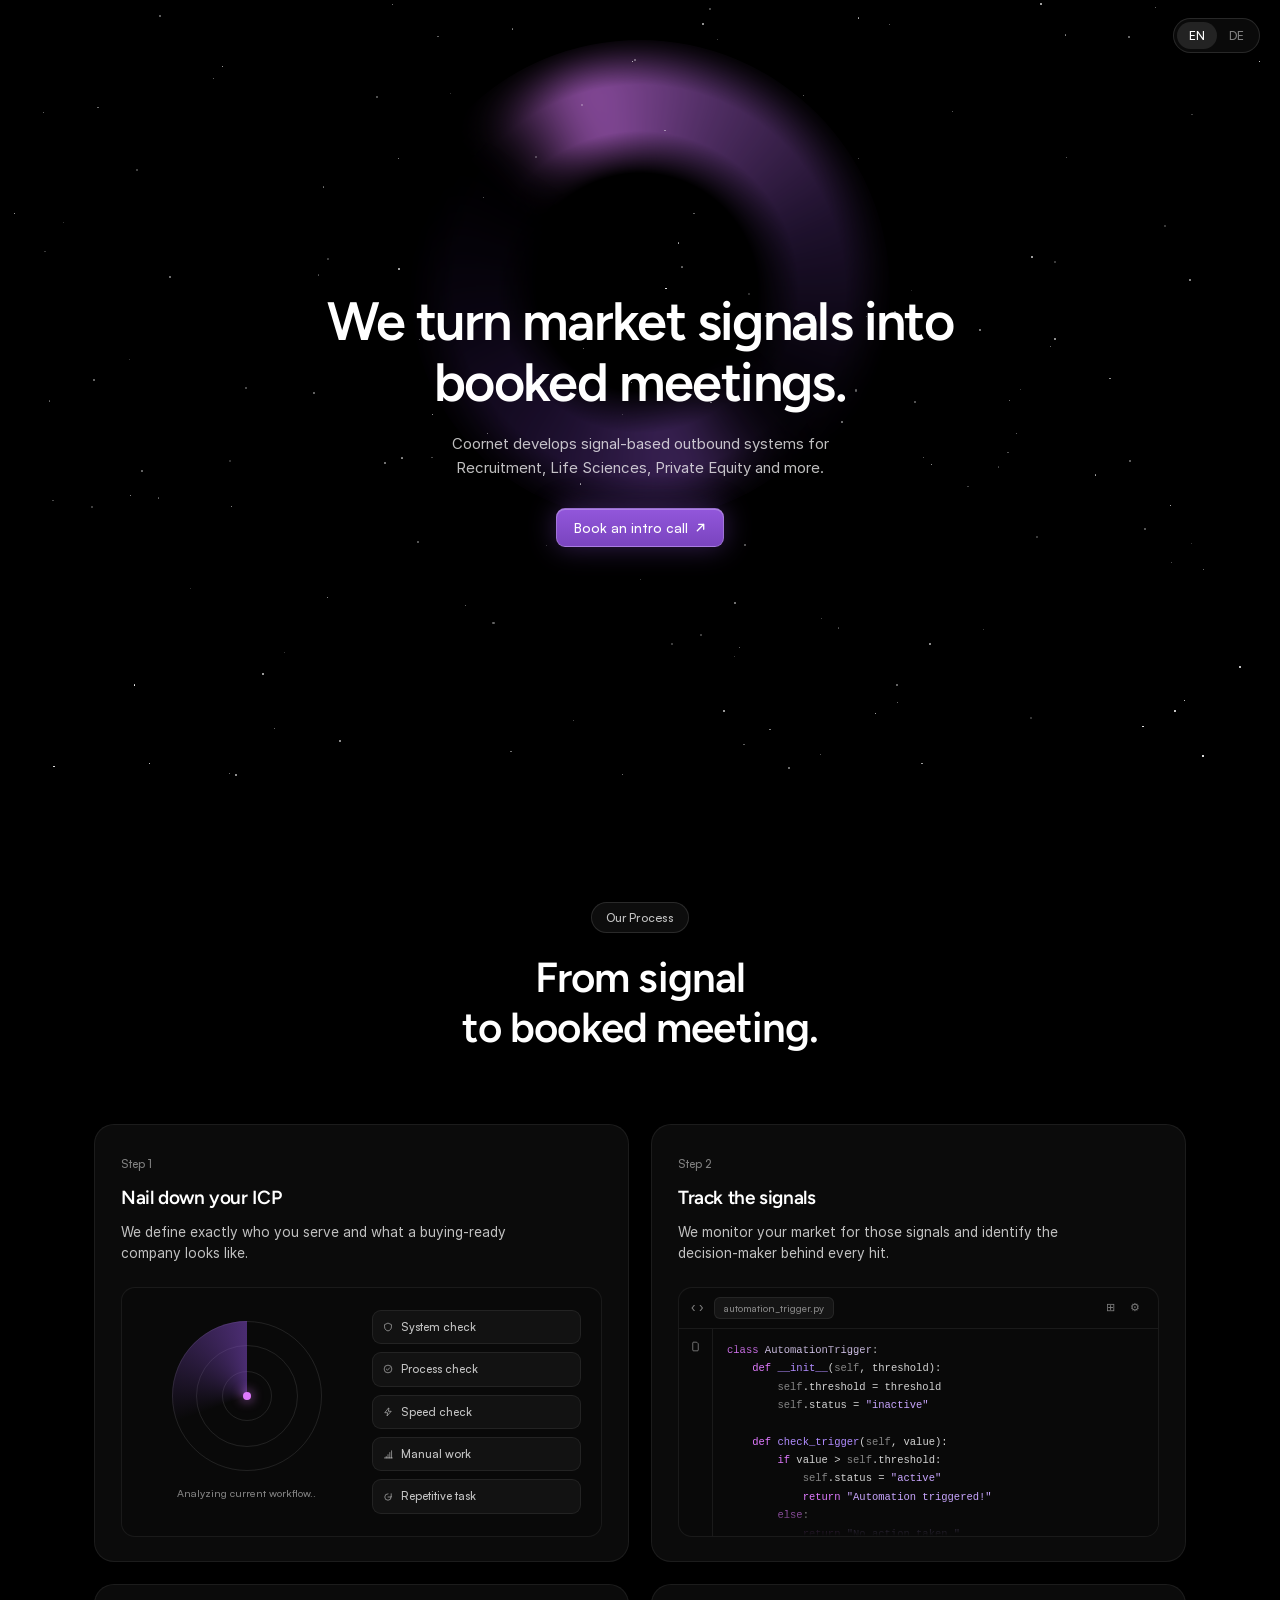
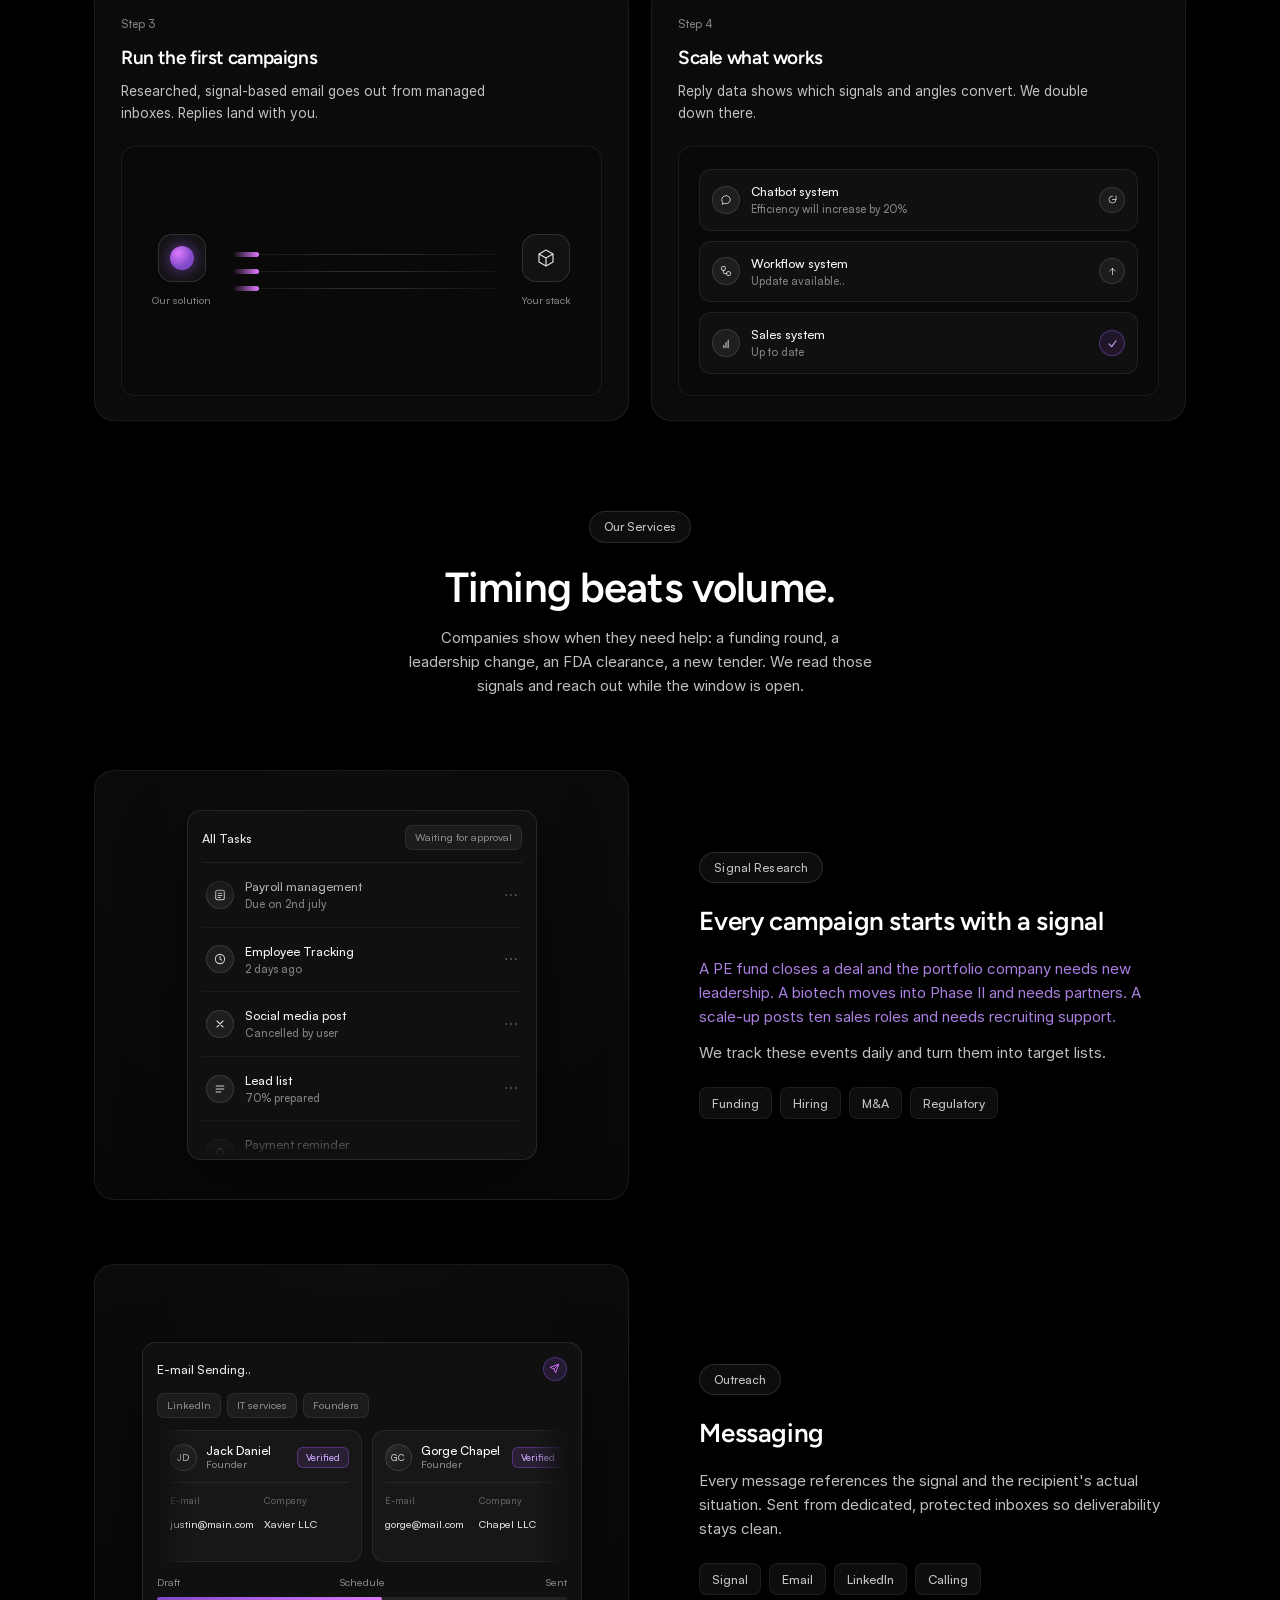
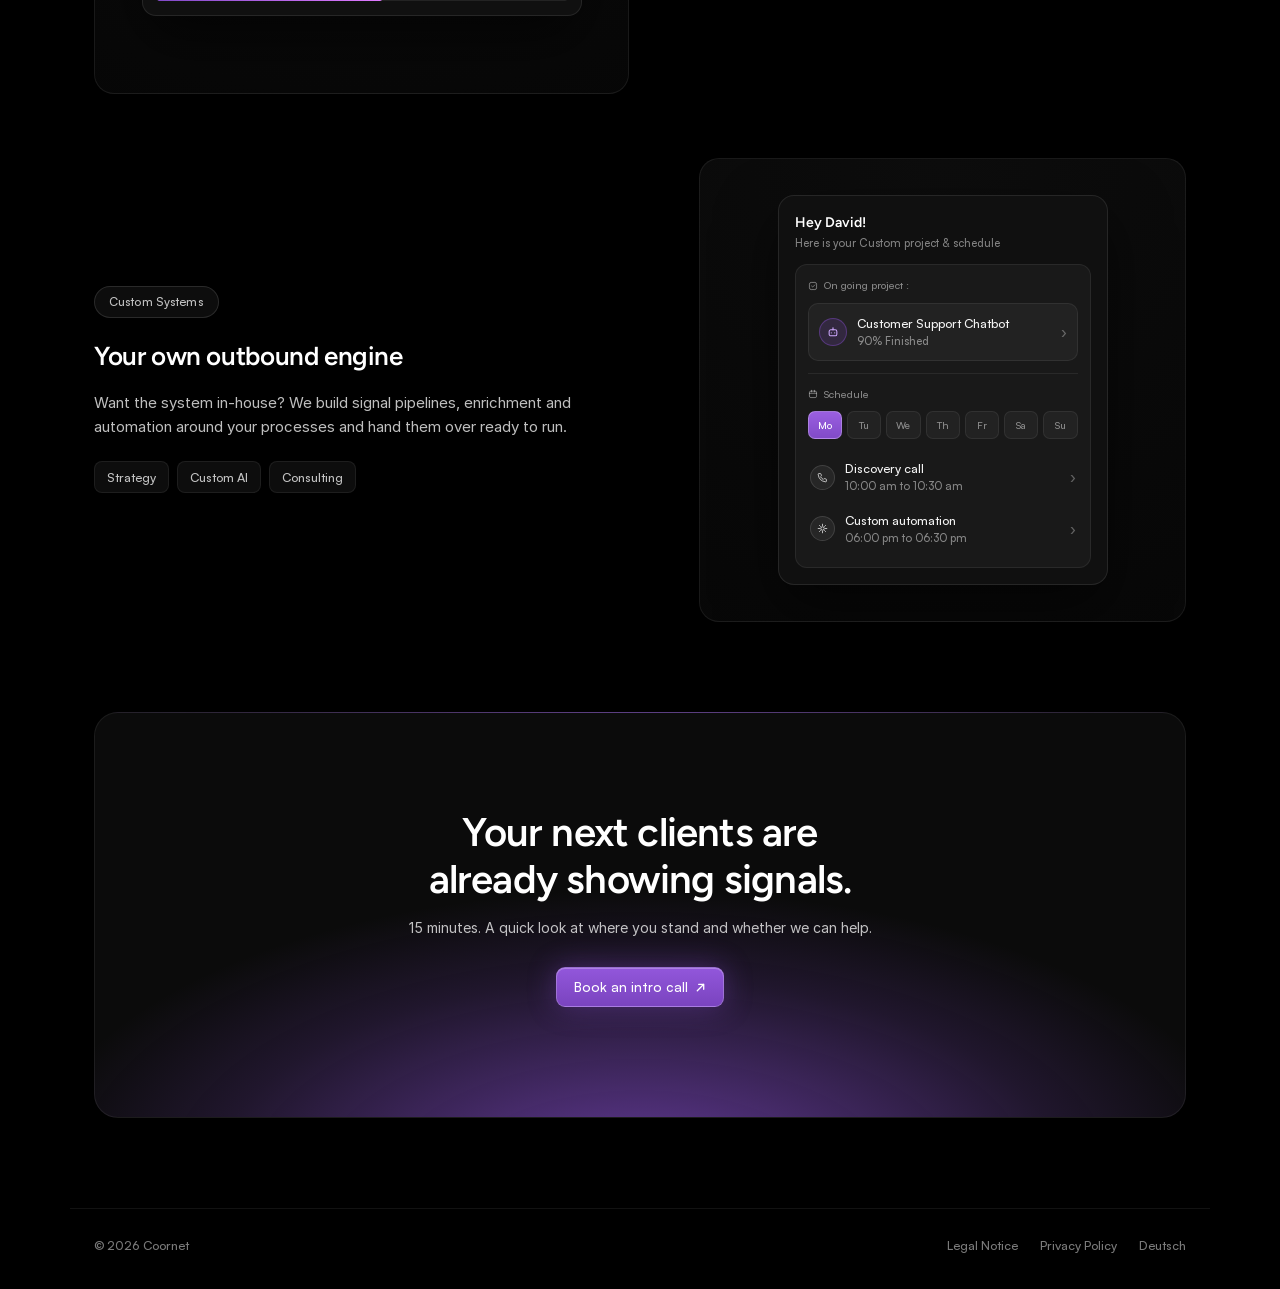
<file: index.html>
<!DOCTYPE html>
<html lang="en">
<head>
  <meta charset="utf-8">
  <meta name="viewport" content="width=device-width, initial-scale=1">
  <title>Coornet | Signal-based Outbound for Recruitment, Life Sciences &amp; PE</title>
  <meta name="description" content="Coornet develops signal-based outbound systems for Recruitment, Life Sciences and Private Equity. Market signals turned into booked meetings.">
  <link rel="canonical" href="https://www.coornet.com/">
  <link rel="alternate" hreflang="en" href="https://www.coornet.com/">
  <link rel="alternate" hreflang="de" href="https://www.coornet.com/de/">
  <link rel="alternate" hreflang="x-default" href="https://www.coornet.com/">
  <meta property="og:title" content="Coornet">
  <meta property="og:description" content="We turn market signals into booked meetings.">
  <meta property="og:image" content="https://www.coornet.com/assets/img/coornet-icon.png">
  <meta property="og:url" content="https://www.coornet.com/">
  <meta property="og:type" content="website">
  <link rel="icon" type="image/png" href="/assets/img/coornet-icon.png">
  <link rel="apple-touch-icon" href="/assets/img/coornet-icon.png">
  <link rel="stylesheet" href="/assets/css/fonts.css">
  <link rel="stylesheet" href="/assets/css/style.css">
</head>
<body>

<nav class="lang-switch" aria-label="Language">
  <a href="/" class="active" aria-current="page">EN</a><a href="/de/">DE</a>
</nav>

<!-- ============ HERO ============ -->
<section class="hero">
  <div class="hero-bg" aria-hidden="true">
    <div class="orb"></div>
    <div class="orb-core"></div>
    <div id="stars"></div>
  </div>
  <div class="hero-content">
    <h1>We turn market signals into booked meetings.</h1>
    <p class="hero-sub">Coornet develops signal-based outbound systems for Recruitment, Life Sciences, Private Equity and more.</p>
    <div class="hero-cta">
      <a class="btn" href="https://www.cal.eu/mika-wiesmann/intro-call" target="_blank" rel="noopener">
        <span class="btn-label"><span>Book an intro call</span><span>Book an intro call</span></span>
        <svg class="btn-arrow" width="11" height="11" viewBox="0 0 12 12" fill="none"><path d="M2.5 9.5L9.5 2.5M9.5 2.5H4M9.5 2.5V8" stroke="currentColor" stroke-width="1.4" stroke-linecap="round" stroke-linejoin="round"/></svg>
      </a>
    </div>
  </div>
</section>

<!-- ============ PROCESS ============ -->
<section class="section process">
  <header class="sec-head reveal">
    <div class="badge-pill">Our Process</div>
    <h2>From signal<br>to booked meeting.</h2>
  </header>

  <div class="process-grid">
    <div class="p-card reveal">
      <span class="p-step">Step 1</span>
      <h3 class="p-title">Nail down your ICP</h3>
      <p class="p-desc">We define exactly who you serve and what a buying-ready company looks like.</p>
      <div class="p-mock mock-radar">
        <div class="radar-side">
          <div class="radar">
            <div class="r-ring r1"></div><div class="r-ring r2"></div><div class="r-ring r3"></div>
            <div class="r-scan"></div><div class="r-dot"></div>
          </div>
          <span class="r-caption">Analyzing current workflow..</span>
        </div>
        <div class="radar-checks">
          <span><i class="ck"><svg width="10" height="10" viewBox="0 0 14 14" fill="none"><path d="M7 1.5l4.8 2.2v3.1c0 3-2 5-4.8 5.7-2.8-.7-4.8-2.7-4.8-5.7V3.7L7 1.5z" stroke="currentColor" stroke-width="1.1" stroke-linejoin="round"/></svg></i>System check</span>
          <span><i class="ck"><svg width="10" height="10" viewBox="0 0 14 14" fill="none"><circle cx="7" cy="7" r="5.4" stroke="currentColor" stroke-width="1.1"/><path d="M4.6 7l1.7 1.7 3.1-3.4" stroke="currentColor" stroke-width="1.1" stroke-linecap="round" stroke-linejoin="round"/></svg></i>Process check</span>
          <span><i class="ck"><svg width="10" height="10" viewBox="0 0 14 14" fill="none"><path d="M7.6 1.5L2.5 8h4l-.9 4.5L11.5 6h-4l.9-4.5h-.8z" stroke="currentColor" stroke-width="1.1" stroke-linejoin="round"/></svg></i>Speed check</span>
          <span><i class="ck"><svg width="10" height="10" viewBox="0 0 14 14" fill="none"><path d="M4.5 12.5v-2M7 12.5V8M9.5 12.5V5M12 12.5V2.5M2 12.5h11" stroke="currentColor" stroke-width="1.1" stroke-linecap="round"/></svg></i>Manual work</span>
          <span><i class="ck"><svg width="10" height="10" viewBox="0 0 14 14" fill="none"><path d="M11.5 7A4.5 4.5 0 117 2.5M11.5 2.5V7H7" stroke="currentColor" stroke-width="1.1" stroke-linecap="round" stroke-linejoin="round"/></svg></i>Repetitive task</span>
        </div>
      </div>
    </div>

    <div class="p-card reveal">
      <span class="p-step">Step 2</span>
      <h3 class="p-title">Track the signals</h3>
      <p class="p-desc">We monitor your market for those signals and identify the decision-maker behind every hit.</p>
      <div class="p-mock mock-code">
        <div class="code-chrome">
          <span class="cc-arrows">&#8249; &#8250;</span>
          <span class="cc-file">automation_trigger.py</span>
          <span class="cc-icons">&#8862; &#9881;</span>
        </div>
        <div class="code-body">
          <div class="code-rail"><svg width="11" height="11" viewBox="0 0 14 14" fill="none"><path d="M8.5 1.5h-4a1 1 0 00-1 1v9a1 1 0 001 1h5a1 1 0 001-1V3.5l-2-2z" stroke="currentColor" stroke-width="1.1" stroke-linejoin="round"/></svg></div>
          <div class="code-viewport">
            <div class="code-scroll">
<pre><code><span class="k">class</span> <span class="n">AutomationTrigger</span>:
    <span class="k">def</span> <span class="f">__init__</span>(<span class="s">self</span>, threshold):
        <span class="s">self</span>.threshold = threshold
        <span class="s">self</span>.status = <span class="str">"inactive"</span>

    <span class="k">def</span> <span class="f">check_trigger</span>(<span class="s">self</span>, value):
        <span class="k">if</span> value &gt; <span class="s">self</span>.threshold:
            <span class="s">self</span>.status = <span class="str">"active"</span>
            <span class="k">return</span> <span class="str">"Automation triggered!"</span>
        <span class="k">else</span>:
            <span class="k">return</span> <span class="str">"No action taken."</span>

    <span class="k">def</span> <span class="f">get_status</span>(<span class="s">self</span>):
        <span class="k">return</span> <span class="str">f"Status: {self.status}"</span>
</code></pre>
<pre><code><span class="k">class</span> <span class="n">AutomationTrigger</span>:
    <span class="k">def</span> <span class="f">__init__</span>(<span class="s">self</span>, threshold):
        <span class="s">self</span>.threshold = threshold
        <span class="s">self</span>.status = <span class="str">"inactive"</span>

    <span class="k">def</span> <span class="f">check_trigger</span>(<span class="s">self</span>, value):
        <span class="k">if</span> value &gt; <span class="s">self</span>.threshold:
            <span class="s">self</span>.status = <span class="str">"active"</span>
            <span class="k">return</span> <span class="str">"Automation triggered!"</span>
        <span class="k">else</span>:
            <span class="k">return</span> <span class="str">"No action taken."</span>

    <span class="k">def</span> <span class="f">get_status</span>(<span class="s">self</span>):
        <span class="k">return</span> <span class="str">f"Status: {self.status}"</span>
</code></pre>
            </div>
          </div>
        </div>
      </div>
    </div>

    <div class="p-card reveal">
      <span class="p-step">Step 3</span>
      <h3 class="p-title">Run the first campaigns</h3>
      <p class="p-desc">Researched, signal-based email goes out from managed inboxes. Replies land with you.</p>
      <div class="p-mock mock-integration">
        <div class="int-node">
          <span class="int-orb"></span>
          <span class="int-label">Our solution</span>
        </div>
        <div class="int-lines">
          <span class="int-line"><i></i></span>
          <span class="int-line"><i></i></span>
          <span class="int-line"><i></i></span>
        </div>
        <div class="int-node">
          <span class="int-stack"><svg width="20" height="20" viewBox="0 0 20 20" fill="none"><path d="M10 2l7 4v8l-7 4-7-4V6l7-4z" stroke="currentColor" stroke-width="1.2" stroke-linejoin="round"/><path d="M10 10l7-4M10 10L3 6M10 10v8" stroke="currentColor" stroke-width="1.2" stroke-linejoin="round"/></svg></span>
          <span class="int-label">Your stack</span>
        </div>
      </div>
    </div>

    <div class="p-card reveal">
      <span class="p-step">Step 4</span>
      <h3 class="p-title">Scale what works</h3>
      <p class="p-desc">Reply data shows which signals and angles convert. We double down there.</p>
      <div class="p-mock mock-status">
        <div class="st-row">
          <span class="t-ico"><svg width="12" height="12" viewBox="0 0 14 14" fill="none"><path d="M12 6.6a4.8 4.8 0 01-5 4.6 5.5 5.5 0 01-1.5-.2L2.5 12l.9-2.3A4.5 4.5 0 012 6.6 4.8 4.8 0 017 2a4.8 4.8 0 015 4.6z" stroke="currentColor" stroke-width="1.1" stroke-linejoin="round"/></svg></span>
          <span class="t-txt"><b>Chatbot system</b><i>Efficiency will increase by 20%</i></span>
          <span class="st-ico st-spin"><svg width="11" height="11" viewBox="0 0 14 14" fill="none"><path d="M11.5 7A4.5 4.5 0 117 2.5M11.5 2.5V7H7" stroke="currentColor" stroke-width="1.2" stroke-linecap="round" stroke-linejoin="round"/></svg></span>
        </div>
        <div class="st-row">
          <span class="t-ico"><svg width="12" height="12" viewBox="0 0 14 14" fill="none"><rect x="1.8" y="1.8" width="4.4" height="4.4" rx="1.2" stroke="currentColor" stroke-width="1.1"/><rect x="7.8" y="7.8" width="4.4" height="4.4" rx="1.2" stroke="currentColor" stroke-width="1.1"/><path d="M4 6.2V9a1 1 0 001 1h2.8" stroke="currentColor" stroke-width="1.1" stroke-linecap="round"/></svg></span>
          <span class="t-txt"><b>Workflow system</b><i>Update available..</i></span>
          <span class="st-ico"><svg width="11" height="11" viewBox="0 0 14 14" fill="none"><path d="M7 11V3M7 3L3.5 6.5M7 3l3.5 3.5" stroke="currentColor" stroke-width="1.2" stroke-linecap="round" stroke-linejoin="round"/></svg></span>
        </div>
        <div class="st-row">
          <span class="t-ico"><svg width="12" height="12" viewBox="0 0 14 14" fill="none"><path d="M4.5 12.5v-3M7 12.5v-6M9.5 12.5v-9" stroke="currentColor" stroke-width="1.2" stroke-linecap="round"/></svg></span>
          <span class="t-txt"><b>Sales system</b><i>Up to date</i></span>
          <span class="st-ico st-ok"><svg width="11" height="11" viewBox="0 0 14 14" fill="none"><path d="M2.5 7.5L6 11l5.5-7.5" stroke="currentColor" stroke-width="1.3" stroke-linecap="round" stroke-linejoin="round"/></svg></span>
        </div>
      </div>
    </div>
  </div>

</section>

<!-- ============ SERVICES ============ -->
<section class="section services">
  <header class="sec-head reveal">
    <div class="badge-pill">Our Services</div>
    <h2>Timing beats volume.</h2>
    <p>Companies show when they need help: a funding round, a leadership change, an FDA clearance, a new tender. We read those signals and reach out while the window is open.</p>
  </header>

  <!-- Card 1: Workflow Automation -->
  <div class="feature-card reveal">
    <div class="feature-graphic">
      <div class="mock mock-tasks">
        <div class="mock-tasks-top">
          <span class="mt-title">All Tasks</span>
          <span class="chip-dim">Waiting for approval</span>
        </div>
        <div class="tasks-viewport">
          <ul class="tasks-scroll">
            <li><span class="t-ico"><svg width="12" height="12" viewBox="0 0 14 14" fill="none"><rect x="2" y="1.5" width="10" height="11" rx="2" stroke="currentColor" stroke-width="1.2"/><path d="M4.8 5h4.4M4.8 7.5h4.4M4.8 10h2.6" stroke="currentColor" stroke-width="1.2" stroke-linecap="round"/></svg></span><span class="t-txt"><b>Payroll management</b><i>Due on 2nd july</i></span><span class="t-more">&#8943;</span></li>
            <li><span class="t-ico"><svg width="12" height="12" viewBox="0 0 14 14" fill="none"><circle cx="7" cy="7" r="5.4" stroke="currentColor" stroke-width="1.2"/><path d="M7 4.2V7l1.9 1.4" stroke="currentColor" stroke-width="1.2" stroke-linecap="round"/></svg></span><span class="t-txt"><b>Employee Tracking</b><i>2 days ago</i></span><span class="t-more">&#8943;</span></li>
            <li><span class="t-ico"><svg width="12" height="12" viewBox="0 0 14 14" fill="none"><path d="M3.5 3.5l7 7M10.5 3.5l-7 7" stroke="currentColor" stroke-width="1.3" stroke-linecap="round"/></svg></span><span class="t-txt"><b>Social media post</b><i>Cancelled by user</i></span><span class="t-more">&#8943;</span></li>
            <li><span class="t-ico"><svg width="12" height="12" viewBox="0 0 14 14" fill="none"><path d="M2.5 3.5h9M2.5 7h9M2.5 10.5h5.5" stroke="currentColor" stroke-width="1.2" stroke-linecap="round"/></svg></span><span class="t-txt"><b>Lead list</b><i>70% prepared</i></span><span class="t-more">&#8943;</span></li>
            <li><span class="t-ico"><svg width="12" height="12" viewBox="0 0 14 14" fill="none"><path d="M7 1.8c-2 0-3.4 1.5-3.4 3.4 0 3-1.4 4-1.4 4h9.6s-1.4-1-1.4-4c0-1.9-1.4-3.4-3.4-3.4zM5.9 11.4a1.2 1.2 0 002.2 0" stroke="currentColor" stroke-width="1.1" stroke-linecap="round" stroke-linejoin="round"/></svg></span><span class="t-txt"><b>Payment reminder</b><i>sent to selected clients</i></span><span class="t-more">&#8943;</span></li>
          </ul>
        </div>
      </div>
    </div>
    <div class="feature-content">
      <div class="badge-pill">Signal Research</div>
      <h3>Every campaign starts with a signal</h3>
      <p class="tint-purple">A PE fund closes a deal and the portfolio company needs new leadership. A biotech moves into Phase II and needs partners. A scale-up posts ten sales roles and needs recruiting support.</p>
      <p>We track these events daily and turn them into target lists.</p>
      <div class="tags"><span>Funding</span><span>Hiring</span><span>M&amp;A</span><span>Regulatory</span></div>
    </div>
  </div>

  <!-- Card 2: Sales & Marketing -->
  <div class="feature-card reveal">
    <div class="feature-graphic">
      <div class="mock mock-email">
        <div class="me-head">
          <span class="mt-title">E-mail Sending..</span>
          <span class="me-send"><svg width="11" height="11" viewBox="0 0 14 14" fill="none"><path d="M12.5 1.5L6.3 7.7M12.5 1.5L8.5 12.5l-2.2-4.8L1.5 5.5l11-4z" stroke="currentColor" stroke-width="1.1" stroke-linejoin="round"/></svg></span>
        </div>
        <div class="me-filters">
          <span class="chip-dim">LinkedIn</span><span class="chip-dim">IT services</span><span class="chip-dim">Founders</span>
        </div>
        <div class="leads-viewport">
          <div class="leads-track">
            <div class="lead-card"><div class="lc-top"><span class="lc-av">JD</span><span class="lc-name"><b>Jack Daniel</b><i>Founder</i></span><span class="chip-verified">Verified</span></div><div class="lc-grid"><span class="lc-l">E-mail</span><span class="lc-v">justin@main.com</span><span class="lc-l">Company</span><span class="lc-v">Xavier LLC</span></div></div>
            <div class="lead-card"><div class="lc-top"><span class="lc-av">GC</span><span class="lc-name"><b>Gorge Chapel</b><i>Founder</i></span><span class="chip-verified">Verified</span></div><div class="lc-grid"><span class="lc-l">E-mail</span><span class="lc-v">gorge@mail.com</span><span class="lc-l">Company</span><span class="lc-v">Chapel LLC</span></div></div>
            <div class="lead-card"><div class="lc-top"><span class="lc-av">MT</span><span class="lc-name"><b>Mike Tylor</b><i>Founder</i></span><span class="chip-verified">Verified</span></div><div class="lc-grid"><span class="lc-l">E-mail</span><span class="lc-v">mike@Cmb.com</span><span class="lc-l">Company</span><span class="lc-v">CMB LLC</span></div></div>
            <div class="lead-card"><div class="lc-top"><span class="lc-av">TS</span><span class="lc-name"><b>Thomas Shelby</b><i>Founder</i></span><span class="chip-verified">Verified</span></div><div class="lc-grid"><span class="lc-l">E-mail</span><span class="lc-v">Thimas@Sby.com</span><span class="lc-l">Company</span><span class="lc-v">Shelby.co</span></div></div>
            <div class="lead-card"><div class="lc-top"><span class="lc-av">JD</span><span class="lc-name"><b>Jack Daniel</b><i>Founder</i></span><span class="chip-verified">Verified</span></div><div class="lc-grid"><span class="lc-l">E-mail</span><span class="lc-v">justin@main.com</span><span class="lc-l">Company</span><span class="lc-v">Xavier LLC</span></div></div>
            <div class="lead-card"><div class="lc-top"><span class="lc-av">GC</span><span class="lc-name"><b>Gorge Chapel</b><i>Founder</i></span><span class="chip-verified">Verified</span></div><div class="lc-grid"><span class="lc-l">E-mail</span><span class="lc-v">gorge@mail.com</span><span class="lc-l">Company</span><span class="lc-v">Chapel LLC</span></div></div>
            <div class="lead-card"><div class="lc-top"><span class="lc-av">MT</span><span class="lc-name"><b>Mike Tylor</b><i>Founder</i></span><span class="chip-verified">Verified</span></div><div class="lc-grid"><span class="lc-l">E-mail</span><span class="lc-v">mike@Cmb.com</span><span class="lc-l">Company</span><span class="lc-v">CMB LLC</span></div></div>
            <div class="lead-card"><div class="lc-top"><span class="lc-av">TS</span><span class="lc-name"><b>Thomas Shelby</b><i>Founder</i></span><span class="chip-verified">Verified</span></div><div class="lc-grid"><span class="lc-l">E-mail</span><span class="lc-v">Thimas@Sby.com</span><span class="lc-l">Company</span><span class="lc-v">Shelby.co</span></div></div>
          </div>
        </div>
        <div class="me-bottom">
          <div class="me-status"><span>Draft</span><span>Schedule</span><span>Sent</span></div>
          <div class="me-bar"><div class="me-fill"></div></div>
        </div>
      </div>
    </div>
    <div class="feature-content">
      <div class="badge-pill">Outreach</div>
      <h3>Messaging</h3>
      <p>Every message references the signal and the recipient's actual situation. Sent from dedicated, protected inboxes so deliverability stays clean.</p>
      <div class="tags"><span>Signal</span><span>Email</span><span>LinkedIn</span><span>Calling</span></div>
    </div>
  </div>

  <!-- Card 3: Custom Projects (text left, graphic right) -->
  <div class="feature-card feature-flip reveal">
    <div class="feature-content">
      <div class="badge-pill">Custom Systems</div>
      <h3>Your own outbound engine</h3>
      <p>Want the system in-house? We build signal pipelines, enrichment and automation around your processes and hand them over ready to run.</p>
      <div class="tags"><span>Strategy</span><span>Custom AI</span><span>Consulting</span></div>
    </div>
    <div class="feature-graphic">
      <div class="mock mock-david">
        <div class="md-greet"><b>Hey David!</b><i>Here is your Custom project &amp; schedule</i></div>
        <div class="md-panel">
          <div class="md-label"><svg width="10" height="10" viewBox="0 0 14 14" fill="none"><rect x="2" y="2" width="10" height="10" rx="2.5" stroke="currentColor" stroke-width="1.2"/><path d="M5 7l1.5 1.5L9.5 5.5" stroke="currentColor" stroke-width="1.2" stroke-linecap="round" stroke-linejoin="round"/></svg> On going project :</div>
          <div class="md-row">
            <span class="t-ico md-bot"><svg width="12" height="12" viewBox="0 0 14 14" fill="none"><rect x="2.5" y="4.5" width="9" height="7" rx="2" stroke="currentColor" stroke-width="1.2"/><path d="M7 2v2.5M5 8h.01M9 8h.01" stroke="currentColor" stroke-width="1.3" stroke-linecap="round"/></svg></span>
            <span class="t-txt"><b>Customer Support Chatbot</b><i>90% Finished</i></span>
            <span class="t-more">&#8250;</span>
          </div>
          <div class="md-divider"></div>
          <div class="md-label"><svg width="10" height="10" viewBox="0 0 14 14" fill="none"><rect x="2" y="3" width="10" height="9" rx="2" stroke="currentColor" stroke-width="1.2"/><path d="M2 6h10M5 1.8V4M9 1.8V4" stroke="currentColor" stroke-width="1.2" stroke-linecap="round"/></svg> Schedule</div>
          <div class="md-week">
            <span class="active">Mo</span><span>Tu</span><span>We</span><span>Th</span><span>Fr</span><span>Sa</span><span>Su</span>
          </div>
          <div class="md-meeting">
            <span class="t-ico"><svg width="11" height="11" viewBox="0 0 14 14" fill="none"><path d="M12 9.8v1.7a1 1 0 01-1.1 1A10.8 10.8 0 011.5 3.1 1 1 0 012.5 2h1.7a1 1 0 011 .86c.06.5.18 1 .34 1.44a1 1 0 01-.23 1.05l-.72.72a8.7 8.7 0 003.34 3.34l.72-.72a1 1 0 011.05-.23c.47.16.95.28 1.44.34a1 1 0 01.86 1z" stroke="currentColor" stroke-width="1.1" stroke-linejoin="round"/></svg></span>
            <span class="t-txt"><b>Discovery call</b><i>10:00 am to 10:30 am</i></span>
            <span class="t-more">&#8250;</span>
          </div>
          <div class="md-meeting">
            <span class="t-ico"><svg width="11" height="11" viewBox="0 0 14 14" fill="none"><circle cx="7" cy="7" r="2.2" stroke="currentColor" stroke-width="1.2"/><path d="M7 1.5v1.8M7 10.7v1.8M1.5 7h1.8M10.7 7h1.8M3.1 3.1l1.3 1.3M9.6 9.6l1.3 1.3M10.9 3.1L9.6 4.4M4.4 9.6l-1.3 1.3" stroke="currentColor" stroke-width="1.1" stroke-linecap="round"/></svg></span>
            <span class="t-txt"><b>Custom automation</b><i>06:00 pm to 06:30 pm</i></span>
            <span class="t-more">&#8250;</span>
          </div>
        </div>
      </div>
    </div>
  </div>
</section>

<!-- ============ CTA ============ -->
<section class="section">
  <div class="cta-card reveal">
    <h2>Your next clients are<br>already showing signals.</h2>
    <p>15 minutes. A quick look at where you stand and whether we can help.</p>
    <a class="btn" href="https://www.cal.eu/mika-wiesmann/intro-call" target="_blank" rel="noopener">
      <span class="btn-label"><span>Book an intro call</span><span>Book an intro call</span></span>
      <svg class="btn-arrow" width="11" height="11" viewBox="0 0 12 12" fill="none"><path d="M2.5 9.5L9.5 2.5M9.5 2.5H4M9.5 2.5V8" stroke="currentColor" stroke-width="1.4" stroke-linecap="round" stroke-linejoin="round"/></svg>
    </a>
  </div>
</section>

<footer class="site-footer">
  <span class="sf-copy">&copy; 2026 Coornet</span>
  <nav class="sf-nav">
    <a href="/impressum/">Legal Notice</a>
    <a href="/datenschutz/">Privacy Policy</a>
    <a href="/de/" lang="de">Deutsch</a>
  </nav>
</footer>

<script src="/assets/js/main.js"></script>
<!-- Cloudflare Web Analytics --><script defer src='https://static.cloudflareinsights.com/beacon.min.js' data-cf-beacon='{"token": "df6c2992af8e4837a4a5c25682031099"}'></script><!-- End Cloudflare Web Analytics -->
</body>
</html>
</file>
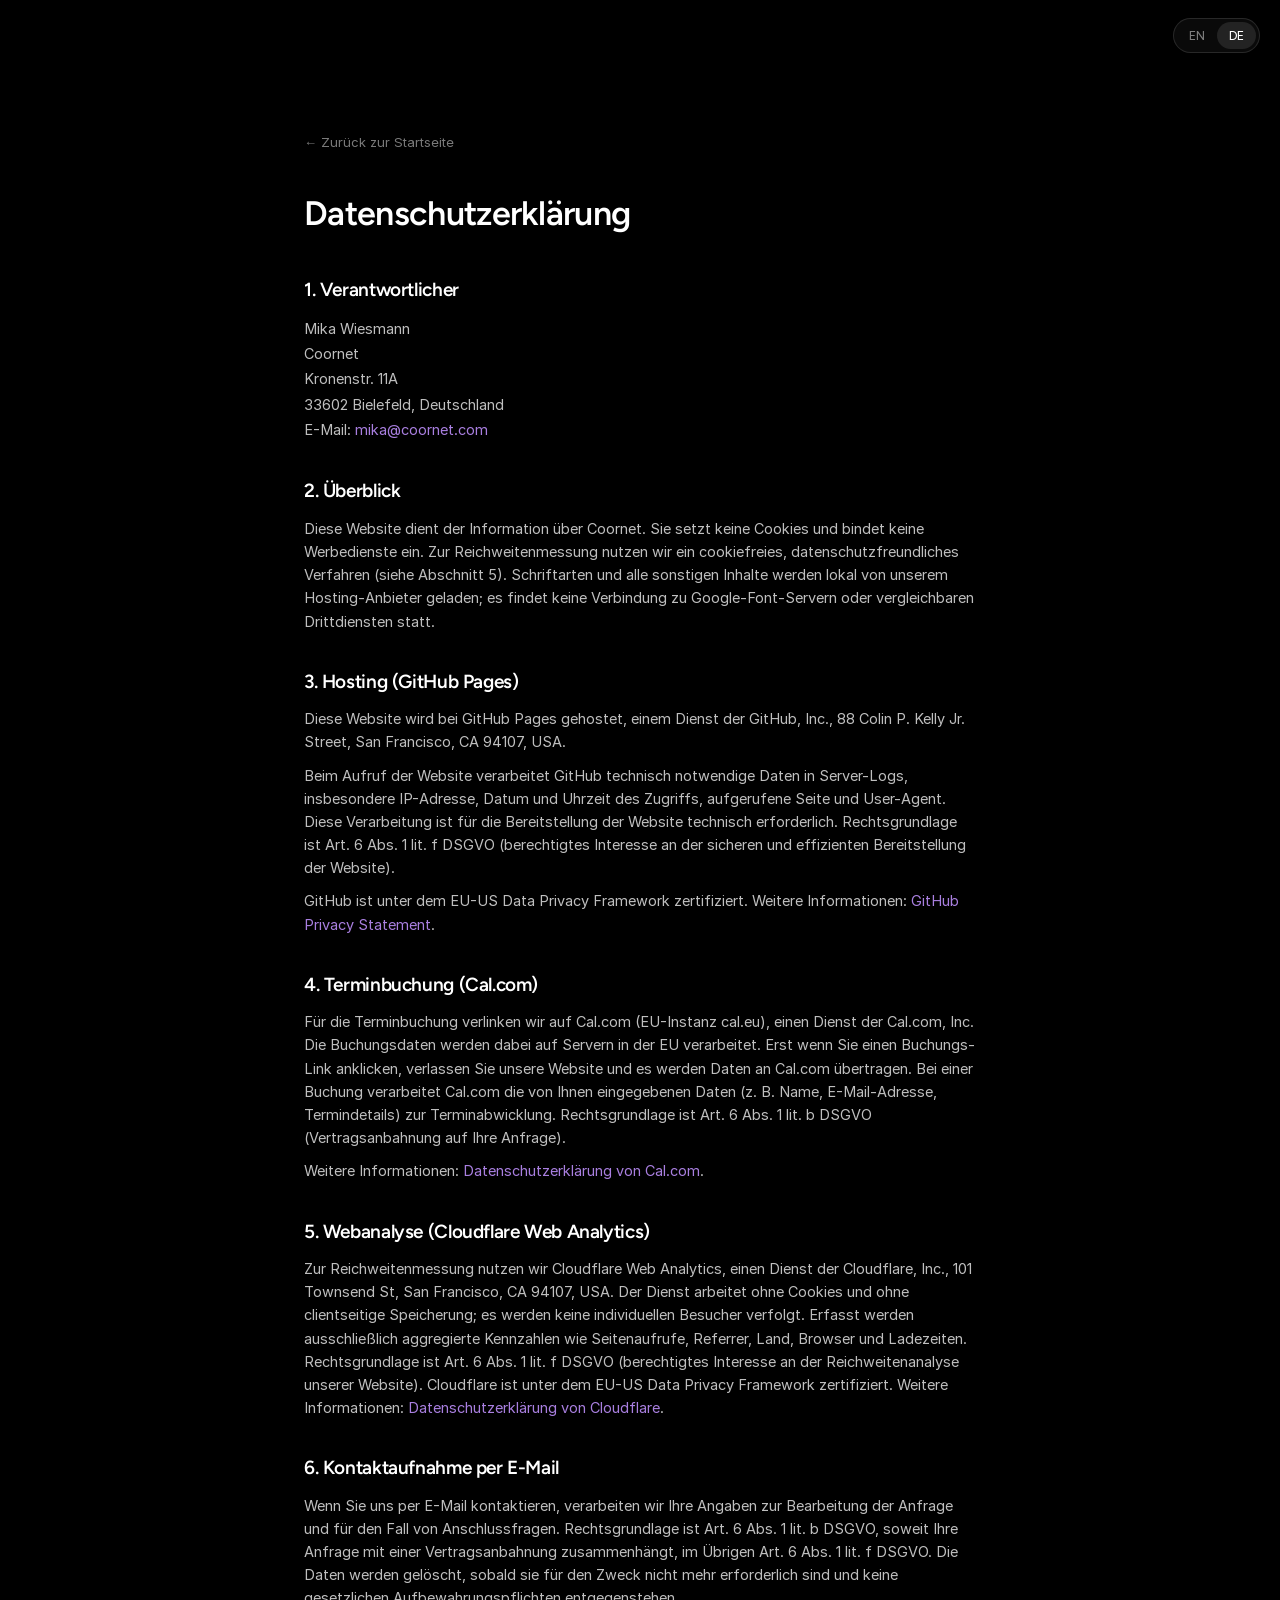
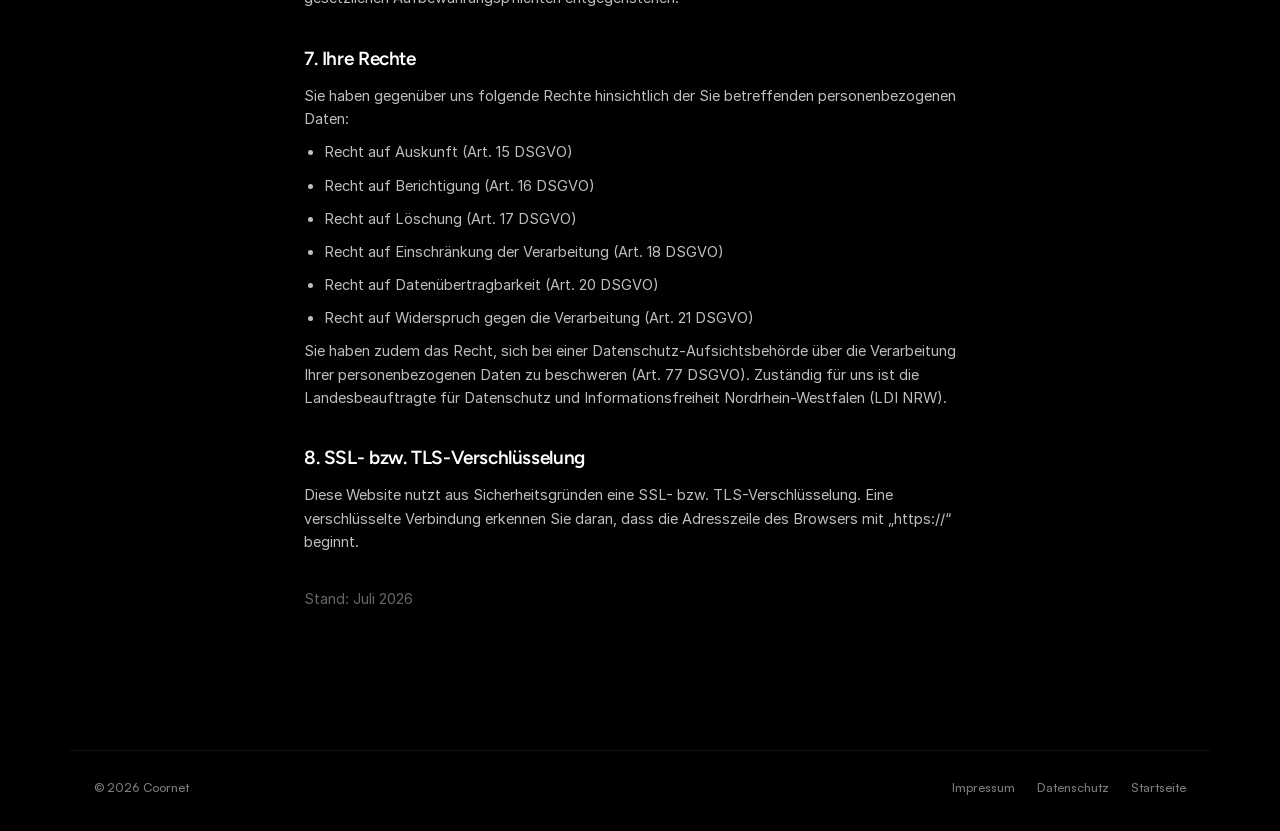
<file: datenschutz/index.html>
<!DOCTYPE html>
<html lang="de">
<head>
  <meta charset="utf-8">
  <meta name="viewport" content="width=device-width, initial-scale=1">
  <title>Datenschutzerklärung – Coornet</title>
  <meta name="description" content="Datenschutzerklärung von Coornet, Mika Wiesmann.">
  <link rel="canonical" href="https://www.coornet.com/datenschutz/">
  <meta name="robots" content="noindex, follow">
  <link rel="icon" type="image/png" href="/assets/img/coornet-icon.png">
  <link rel="stylesheet" href="/assets/css/fonts.css">
  <link rel="stylesheet" href="/assets/css/style.css">
</head>
<body>

<nav class="lang-switch" aria-label="Sprache">
  <a href="/">EN</a><a href="/de/" class="active">DE</a>
</nav>

<main class="legal-main">
  <a class="back" href="/de/">&#8592; Zurück zur Startseite</a>
  <h1>Datenschutzerklärung</h1>

  <h2>1. Verantwortlicher</h2>
  <p class="addr">
    Mika Wiesmann<br>
    Coornet<br>
    Kronenstr. 11A<br>
    33602 Bielefeld, Deutschland<br>
    E-Mail: <a href="mailto:mika@coornet.com">mika@coornet.com</a>
  </p>

  <h2>2. Überblick</h2>
  <p>Diese Website dient der Information über Coornet. Sie setzt keine Cookies und bindet keine Werbedienste ein. Zur Reichweitenmessung nutzen wir ein cookiefreies, datenschutzfreundliches Verfahren (siehe Abschnitt 5). Schriftarten und alle sonstigen Inhalte werden lokal von unserem Hosting-Anbieter geladen; es findet keine Verbindung zu Google-Font-Servern oder vergleichbaren Drittdiensten statt.</p>

  <h2>3. Hosting (GitHub Pages)</h2>
  <p>Diese Website wird bei GitHub Pages gehostet, einem Dienst der GitHub, Inc., 88 Colin P. Kelly Jr. Street, San Francisco, CA 94107, USA.</p>
  <p>Beim Aufruf der Website verarbeitet GitHub technisch notwendige Daten in Server-Logs, insbesondere IP-Adresse, Datum und Uhrzeit des Zugriffs, aufgerufene Seite und User-Agent. Diese Verarbeitung ist für die Bereitstellung der Website technisch erforderlich. Rechtsgrundlage ist Art. 6 Abs. 1 lit. f DSGVO (berechtigtes Interesse an der sicheren und effizienten Bereitstellung der Website).</p>
  <p>GitHub ist unter dem EU-US Data Privacy Framework zertifiziert. Weitere Informationen: <a href="https://docs.github.com/site-policy/privacy-policies/github-general-privacy-statement" target="_blank" rel="noopener">GitHub Privacy Statement</a>.</p>

  <h2>4. Terminbuchung (Cal.com)</h2>
  <p>Für die Terminbuchung verlinken wir auf Cal.com (EU-Instanz cal.eu), einen Dienst der Cal.com, Inc. Die Buchungsdaten werden dabei auf Servern in der EU verarbeitet. Erst wenn Sie einen Buchungs-Link anklicken, verlassen Sie unsere Website und es werden Daten an Cal.com übertragen. Bei einer Buchung verarbeitet Cal.com die von Ihnen eingegebenen Daten (z. B. Name, E-Mail-Adresse, Termindetails) zur Terminabwicklung. Rechtsgrundlage ist Art. 6 Abs. 1 lit. b DSGVO (Vertragsanbahnung auf Ihre Anfrage).</p>
  <p>Weitere Informationen: <a href="https://cal.com/privacy" target="_blank" rel="noopener">Datenschutzerklärung von Cal.com</a>.</p>

  <h2>5. Webanalyse (Cloudflare Web Analytics)</h2>
  <p>Zur Reichweitenmessung nutzen wir Cloudflare Web Analytics, einen Dienst der Cloudflare, Inc., 101 Townsend St, San Francisco, CA 94107, USA. Der Dienst arbeitet ohne Cookies und ohne clientseitige Speicherung; es werden keine individuellen Besucher verfolgt. Erfasst werden ausschließlich aggregierte Kennzahlen wie Seitenaufrufe, Referrer, Land, Browser und Ladezeiten. Rechtsgrundlage ist Art. 6 Abs. 1 lit. f DSGVO (berechtigtes Interesse an der Reichweitenanalyse unserer Website). Cloudflare ist unter dem EU-US Data Privacy Framework zertifiziert. Weitere Informationen: <a href="https://www.cloudflare.com/privacypolicy/" target="_blank" rel="noopener">Datenschutzerklärung von Cloudflare</a>.</p>

  <h2>6. Kontaktaufnahme per E-Mail</h2>
  <p>Wenn Sie uns per E-Mail kontaktieren, verarbeiten wir Ihre Angaben zur Bearbeitung der Anfrage und für den Fall von Anschlussfragen. Rechtsgrundlage ist Art. 6 Abs. 1 lit. b DSGVO, soweit Ihre Anfrage mit einer Vertragsanbahnung zusammenhängt, im Übrigen Art. 6 Abs. 1 lit. f DSGVO. Die Daten werden gelöscht, sobald sie für den Zweck nicht mehr erforderlich sind und keine gesetzlichen Aufbewahrungspflichten entgegenstehen.</p>

  <h2>7. Ihre Rechte</h2>
  <p>Sie haben gegenüber uns folgende Rechte hinsichtlich der Sie betreffenden personenbezogenen Daten:</p>
  <ul>
    <li>Recht auf Auskunft (Art. 15 DSGVO)</li>
    <li>Recht auf Berichtigung (Art. 16 DSGVO)</li>
    <li>Recht auf Löschung (Art. 17 DSGVO)</li>
    <li>Recht auf Einschränkung der Verarbeitung (Art. 18 DSGVO)</li>
    <li>Recht auf Datenübertragbarkeit (Art. 20 DSGVO)</li>
    <li>Recht auf Widerspruch gegen die Verarbeitung (Art. 21 DSGVO)</li>
  </ul>
  <p>Sie haben zudem das Recht, sich bei einer Datenschutz-Aufsichtsbehörde über die Verarbeitung Ihrer personenbezogenen Daten zu beschweren (Art. 77 DSGVO). Zuständig für uns ist die Landesbeauftragte für Datenschutz und Informationsfreiheit Nordrhein-Westfalen (LDI NRW).</p>

  <h2>8. SSL- bzw. TLS-Verschlüsselung</h2>
  <p>Diese Website nutzt aus Sicherheitsgründen eine SSL- bzw. TLS-Verschlüsselung. Eine verschlüsselte Verbindung erkennen Sie daran, dass die Adresszeile des Browsers mit &bdquo;https://&ldquo; beginnt.</p>

  <p style="margin-top: 34px; color: rgba(255,255,255,0.4);">Stand: Juli 2026</p>
</main>

<footer class="site-footer">
  <span class="sf-copy">&copy; 2026 Coornet</span>
  <nav class="sf-nav">
    <a href="/impressum/">Impressum</a>
    <a href="/datenschutz/">Datenschutz</a>
    <a href="/de/">Startseite</a>
  </nav>
</footer>

<!-- Cloudflare Web Analytics --><script defer src='https://static.cloudflareinsights.com/beacon.min.js' data-cf-beacon='{"token": "df6c2992af8e4837a4a5c25682031099"}'></script><!-- End Cloudflare Web Analytics -->
</body>
</html>
</file>
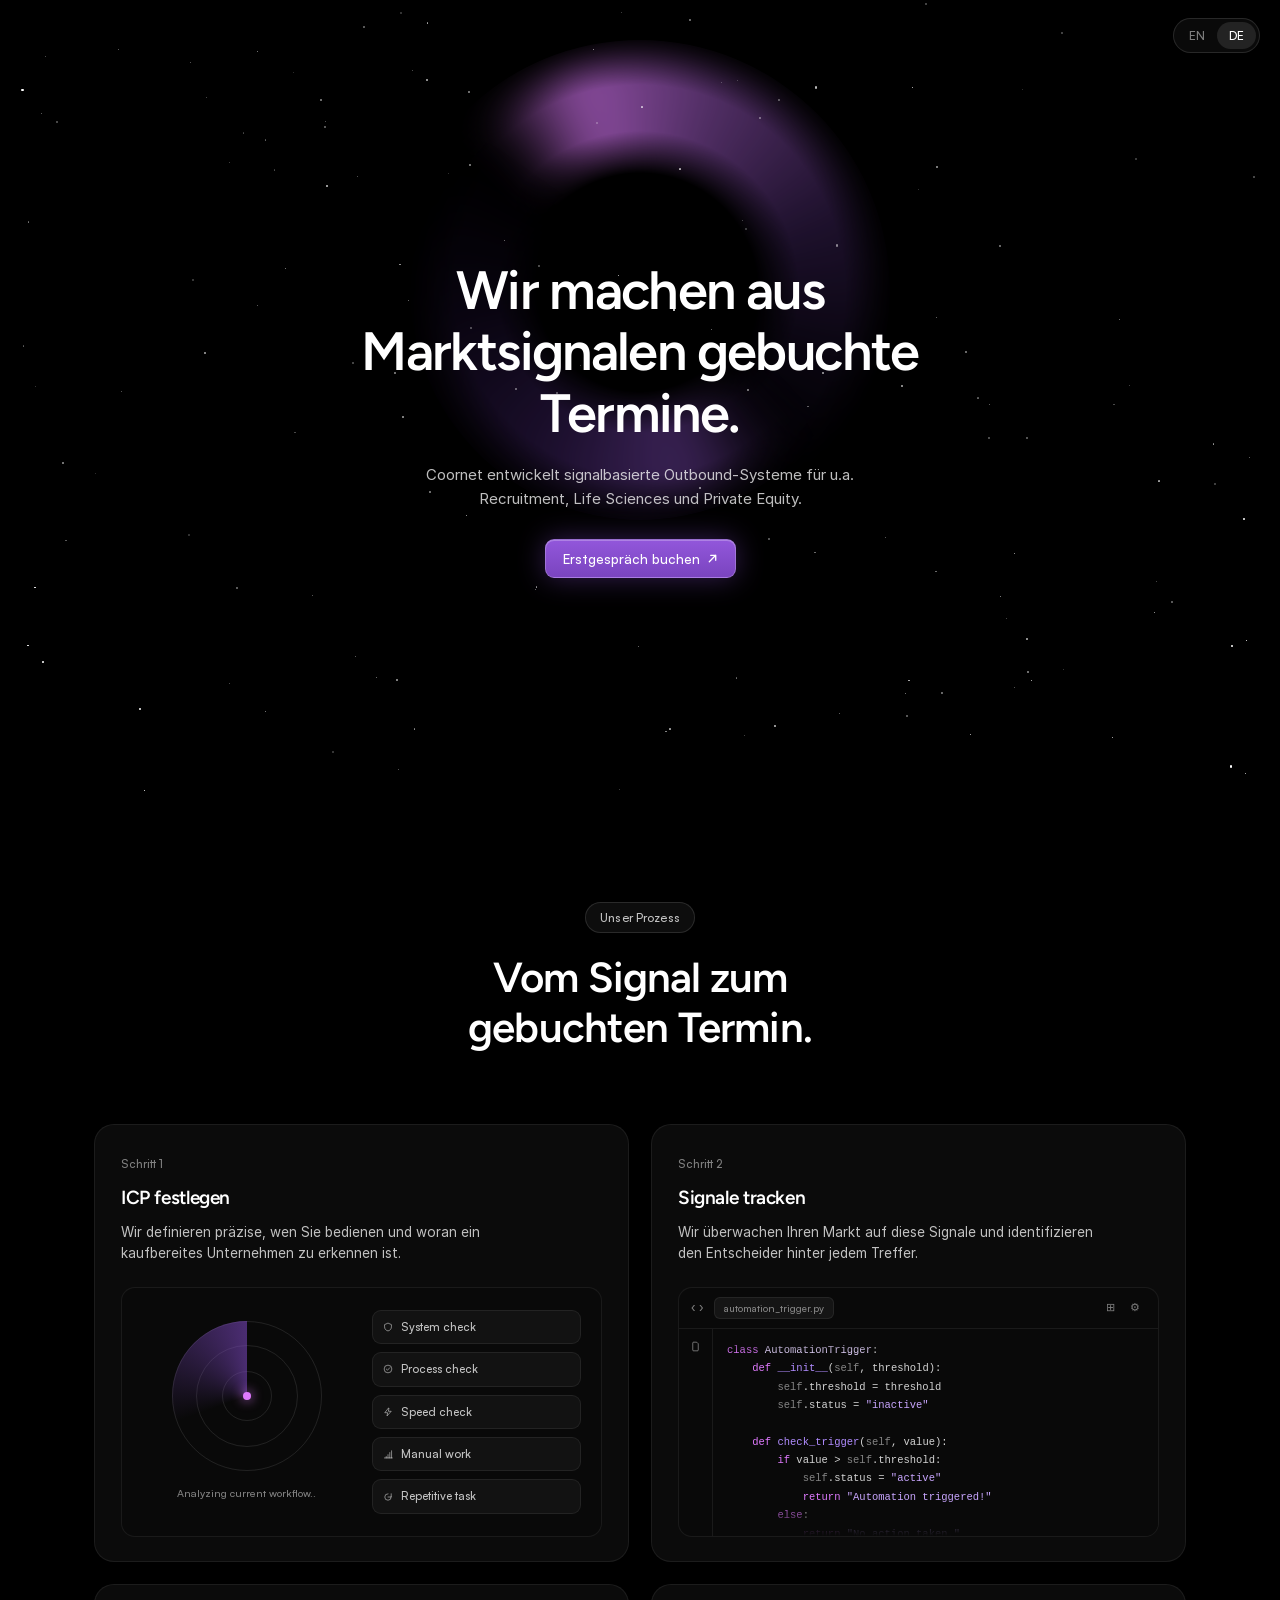
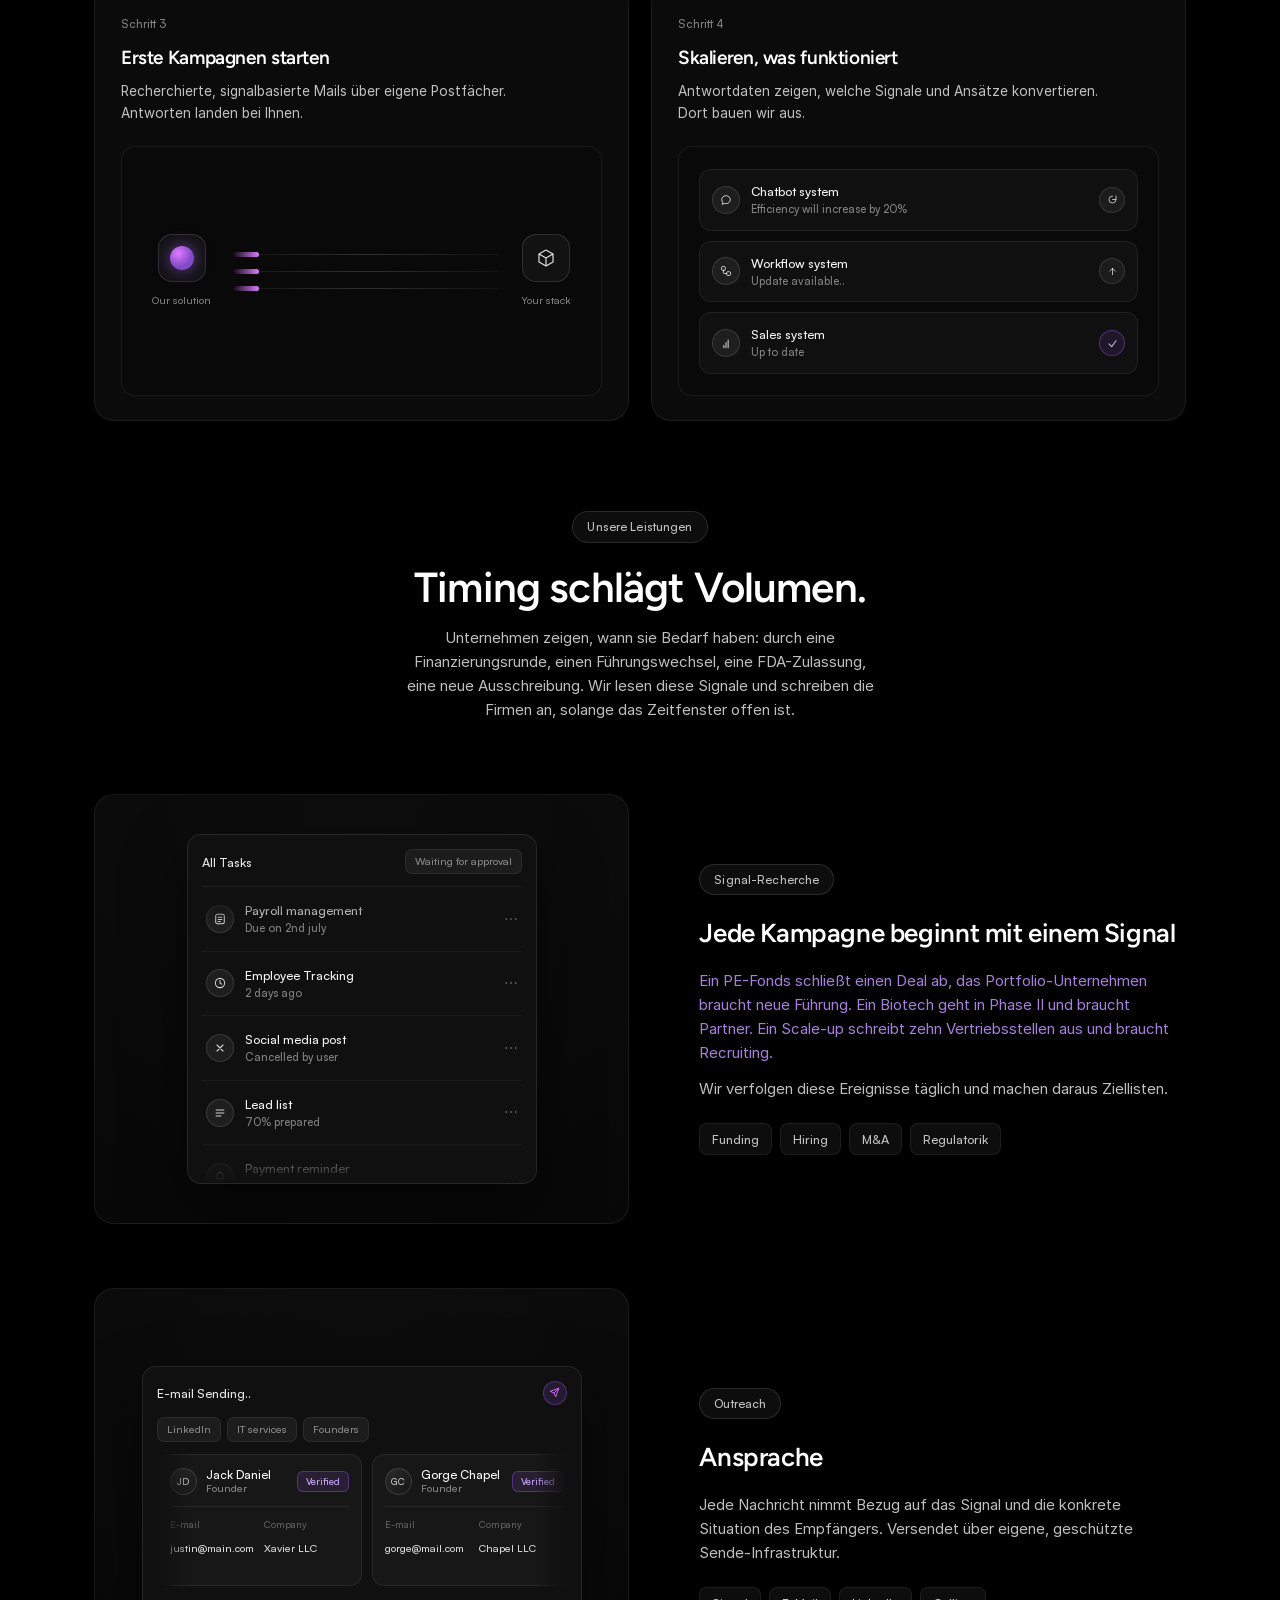
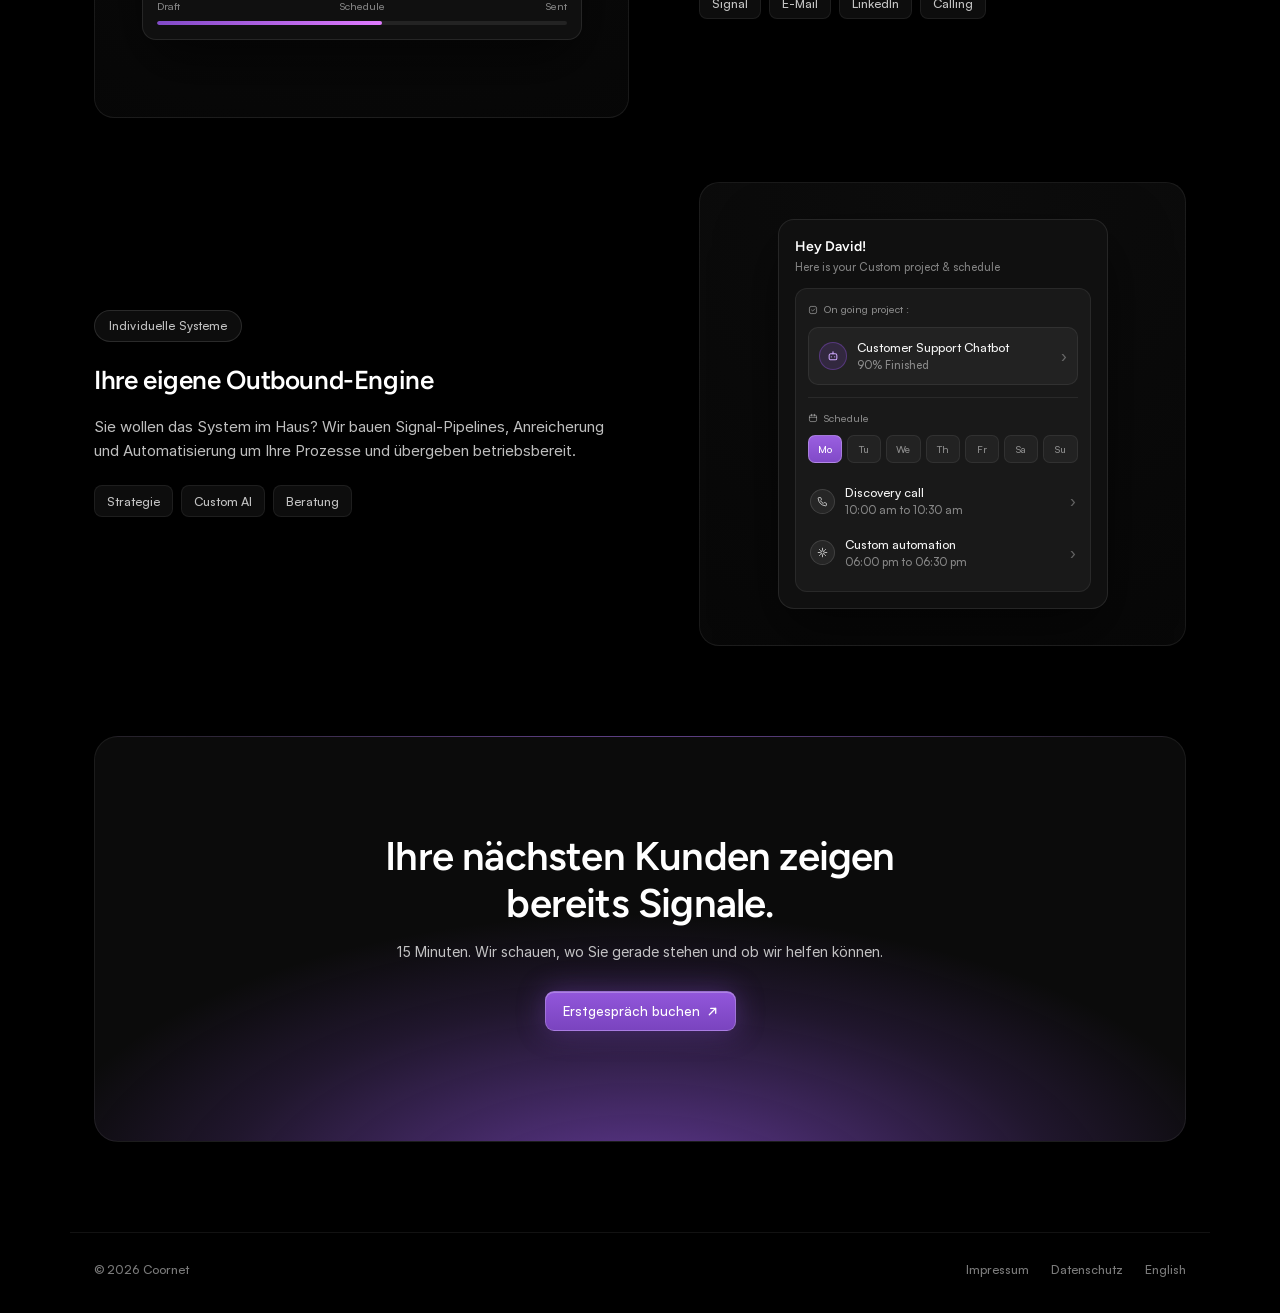
<file: de/index.html>
<!DOCTYPE html>
<html lang="de">
<head>
  <meta charset="utf-8">
  <meta name="viewport" content="width=device-width, initial-scale=1">
  <title>Coornet | Signalbasierte Outbound-Systeme für Recruitment, Life Sciences &amp; PE</title>
  <meta name="description" content="Coornet entwickelt signalbasierte Outbound-Systeme für u.a. Recruitment, Life Sciences und Private Equity. Aus Marktsignalen werden gebuchte Termine.">
  <link rel="canonical" href="https://www.coornet.com/de/">
  <link rel="alternate" hreflang="en" href="https://www.coornet.com/">
  <link rel="alternate" hreflang="de" href="https://www.coornet.com/de/">
  <link rel="alternate" hreflang="x-default" href="https://www.coornet.com/">
  <meta property="og:title" content="Coornet">
  <meta property="og:description" content="Wir machen aus Marktsignalen gebuchte Termine.">
  <meta property="og:image" content="https://www.coornet.com/assets/img/coornet-icon.png">
  <meta property="og:url" content="https://www.coornet.com/de/">
  <meta property="og:type" content="website">
  <link rel="icon" type="image/png" href="/assets/img/coornet-icon.png">
  <link rel="apple-touch-icon" href="/assets/img/coornet-icon.png">
  <link rel="stylesheet" href="/assets/css/fonts.css">
  <link rel="stylesheet" href="/assets/css/style.css">
</head>
<body>

<nav class="lang-switch" aria-label="Sprache">
  <a href="/">EN</a><a href="/de/" class="active" aria-current="page">DE</a>
</nav>

<!-- ============ HERO ============ -->
<section class="hero">
  <div class="hero-bg" aria-hidden="true">
    <div class="orb"></div>
    <div class="orb-core"></div>
    <div id="stars"></div>
  </div>
  <div class="hero-content">
    <h1>Wir machen aus Marktsignalen gebuchte Termine.</h1>
    <p class="hero-sub">Coornet entwickelt signalbasierte Outbound-Systeme für u.a. Recruitment, Life Sciences und Private Equity.</p>
    <div class="hero-cta">
      <a class="btn" href="https://www.cal.eu/mika-wiesmann/erstgespraech" target="_blank" rel="noopener">
        <span class="btn-label"><span>Erstgespräch buchen</span><span>Erstgespräch buchen</span></span>
        <svg class="btn-arrow" width="11" height="11" viewBox="0 0 12 12" fill="none"><path d="M2.5 9.5L9.5 2.5M9.5 2.5H4M9.5 2.5V8" stroke="currentColor" stroke-width="1.4" stroke-linecap="round" stroke-linejoin="round"/></svg>
      </a>
    </div>
  </div>
</section>

<!-- ============ PROZESS ============ -->
<section class="section process">
  <header class="sec-head reveal">
    <div class="badge-pill">Unser Prozess</div>
    <h2>Vom Signal zum<br>gebuchten Termin.</h2>
  </header>

  <div class="process-grid">
    <div class="p-card reveal">
      <span class="p-step">Schritt 1</span>
      <h3 class="p-title">ICP festlegen</h3>
      <p class="p-desc">Wir definieren präzise, wen Sie bedienen und woran ein kaufbereites Unternehmen zu erkennen ist.</p>
      <div class="p-mock mock-radar">
        <div class="radar-side">
          <div class="radar">
            <div class="r-ring r1"></div><div class="r-ring r2"></div><div class="r-ring r3"></div>
            <div class="r-scan"></div><div class="r-dot"></div>
          </div>
          <span class="r-caption">Analyzing current workflow..</span>
        </div>
        <div class="radar-checks">
          <span><i class="ck"><svg width="10" height="10" viewBox="0 0 14 14" fill="none"><path d="M7 1.5l4.8 2.2v3.1c0 3-2 5-4.8 5.7-2.8-.7-4.8-2.7-4.8-5.7V3.7L7 1.5z" stroke="currentColor" stroke-width="1.1" stroke-linejoin="round"/></svg></i>System check</span>
          <span><i class="ck"><svg width="10" height="10" viewBox="0 0 14 14" fill="none"><circle cx="7" cy="7" r="5.4" stroke="currentColor" stroke-width="1.1"/><path d="M4.6 7l1.7 1.7 3.1-3.4" stroke="currentColor" stroke-width="1.1" stroke-linecap="round" stroke-linejoin="round"/></svg></i>Process check</span>
          <span><i class="ck"><svg width="10" height="10" viewBox="0 0 14 14" fill="none"><path d="M7.6 1.5L2.5 8h4l-.9 4.5L11.5 6h-4l.9-4.5h-.8z" stroke="currentColor" stroke-width="1.1" stroke-linejoin="round"/></svg></i>Speed check</span>
          <span><i class="ck"><svg width="10" height="10" viewBox="0 0 14 14" fill="none"><path d="M4.5 12.5v-2M7 12.5V8M9.5 12.5V5M12 12.5V2.5M2 12.5h11" stroke="currentColor" stroke-width="1.1" stroke-linecap="round"/></svg></i>Manual work</span>
          <span><i class="ck"><svg width="10" height="10" viewBox="0 0 14 14" fill="none"><path d="M11.5 7A4.5 4.5 0 117 2.5M11.5 2.5V7H7" stroke="currentColor" stroke-width="1.1" stroke-linecap="round" stroke-linejoin="round"/></svg></i>Repetitive task</span>
        </div>
      </div>
    </div>

    <div class="p-card reveal">
      <span class="p-step">Schritt 2</span>
      <h3 class="p-title">Signale tracken</h3>
      <p class="p-desc">Wir überwachen Ihren Markt auf diese Signale und identifizieren den Entscheider hinter jedem Treffer.</p>
      <div class="p-mock mock-code">
        <div class="code-chrome">
          <span class="cc-arrows">&#8249; &#8250;</span>
          <span class="cc-file">automation_trigger.py</span>
          <span class="cc-icons">&#8862; &#9881;</span>
        </div>
        <div class="code-body">
          <div class="code-rail"><svg width="11" height="11" viewBox="0 0 14 14" fill="none"><path d="M8.5 1.5h-4a1 1 0 00-1 1v9a1 1 0 001 1h5a1 1 0 001-1V3.5l-2-2z" stroke="currentColor" stroke-width="1.1" stroke-linejoin="round"/></svg></div>
          <div class="code-viewport">
            <div class="code-scroll">
<pre><code><span class="k">class</span> <span class="n">AutomationTrigger</span>:
    <span class="k">def</span> <span class="f">__init__</span>(<span class="s">self</span>, threshold):
        <span class="s">self</span>.threshold = threshold
        <span class="s">self</span>.status = <span class="str">"inactive"</span>

    <span class="k">def</span> <span class="f">check_trigger</span>(<span class="s">self</span>, value):
        <span class="k">if</span> value &gt; <span class="s">self</span>.threshold:
            <span class="s">self</span>.status = <span class="str">"active"</span>
            <span class="k">return</span> <span class="str">"Automation triggered!"</span>
        <span class="k">else</span>:
            <span class="k">return</span> <span class="str">"No action taken."</span>

    <span class="k">def</span> <span class="f">get_status</span>(<span class="s">self</span>):
        <span class="k">return</span> <span class="str">f"Status: {self.status}"</span>
</code></pre>
<pre><code><span class="k">class</span> <span class="n">AutomationTrigger</span>:
    <span class="k">def</span> <span class="f">__init__</span>(<span class="s">self</span>, threshold):
        <span class="s">self</span>.threshold = threshold
        <span class="s">self</span>.status = <span class="str">"inactive"</span>

    <span class="k">def</span> <span class="f">check_trigger</span>(<span class="s">self</span>, value):
        <span class="k">if</span> value &gt; <span class="s">self</span>.threshold:
            <span class="s">self</span>.status = <span class="str">"active"</span>
            <span class="k">return</span> <span class="str">"Automation triggered!"</span>
        <span class="k">else</span>:
            <span class="k">return</span> <span class="str">"No action taken."</span>

    <span class="k">def</span> <span class="f">get_status</span>(<span class="s">self</span>):
        <span class="k">return</span> <span class="str">f"Status: {self.status}"</span>
</code></pre>
            </div>
          </div>
        </div>
      </div>
    </div>

    <div class="p-card reveal">
      <span class="p-step">Schritt 3</span>
      <h3 class="p-title">Erste Kampagnen starten</h3>
      <p class="p-desc">Recherchierte, signalbasierte Mails über eigene Postfächer. Antworten landen bei Ihnen.</p>
      <div class="p-mock mock-integration">
        <div class="int-node">
          <span class="int-orb"></span>
          <span class="int-label">Our solution</span>
        </div>
        <div class="int-lines">
          <span class="int-line"><i></i></span>
          <span class="int-line"><i></i></span>
          <span class="int-line"><i></i></span>
        </div>
        <div class="int-node">
          <span class="int-stack"><svg width="20" height="20" viewBox="0 0 20 20" fill="none"><path d="M10 2l7 4v8l-7 4-7-4V6l7-4z" stroke="currentColor" stroke-width="1.2" stroke-linejoin="round"/><path d="M10 10l7-4M10 10L3 6M10 10v8" stroke="currentColor" stroke-width="1.2" stroke-linejoin="round"/></svg></span>
          <span class="int-label">Your stack</span>
        </div>
      </div>
    </div>

    <div class="p-card reveal">
      <span class="p-step">Schritt 4</span>
      <h3 class="p-title">Skalieren, was funktioniert</h3>
      <p class="p-desc">Antwortdaten zeigen, welche Signale und Ansätze konvertieren. Dort bauen wir aus.</p>
      <div class="p-mock mock-status">
        <div class="st-row">
          <span class="t-ico"><svg width="12" height="12" viewBox="0 0 14 14" fill="none"><path d="M12 6.6a4.8 4.8 0 01-5 4.6 5.5 5.5 0 01-1.5-.2L2.5 12l.9-2.3A4.5 4.5 0 012 6.6 4.8 4.8 0 017 2a4.8 4.8 0 015 4.6z" stroke="currentColor" stroke-width="1.1" stroke-linejoin="round"/></svg></span>
          <span class="t-txt"><b>Chatbot system</b><i>Efficiency will increase by 20%</i></span>
          <span class="st-ico st-spin"><svg width="11" height="11" viewBox="0 0 14 14" fill="none"><path d="M11.5 7A4.5 4.5 0 117 2.5M11.5 2.5V7H7" stroke="currentColor" stroke-width="1.2" stroke-linecap="round" stroke-linejoin="round"/></svg></span>
        </div>
        <div class="st-row">
          <span class="t-ico"><svg width="12" height="12" viewBox="0 0 14 14" fill="none"><rect x="1.8" y="1.8" width="4.4" height="4.4" rx="1.2" stroke="currentColor" stroke-width="1.1"/><rect x="7.8" y="7.8" width="4.4" height="4.4" rx="1.2" stroke="currentColor" stroke-width="1.1"/><path d="M4 6.2V9a1 1 0 001 1h2.8" stroke="currentColor" stroke-width="1.1" stroke-linecap="round"/></svg></span>
          <span class="t-txt"><b>Workflow system</b><i>Update available..</i></span>
          <span class="st-ico"><svg width="11" height="11" viewBox="0 0 14 14" fill="none"><path d="M7 11V3M7 3L3.5 6.5M7 3l3.5 3.5" stroke="currentColor" stroke-width="1.2" stroke-linecap="round" stroke-linejoin="round"/></svg></span>
        </div>
        <div class="st-row">
          <span class="t-ico"><svg width="12" height="12" viewBox="0 0 14 14" fill="none"><path d="M4.5 12.5v-3M7 12.5v-6M9.5 12.5v-9" stroke="currentColor" stroke-width="1.2" stroke-linecap="round"/></svg></span>
          <span class="t-txt"><b>Sales system</b><i>Up to date</i></span>
          <span class="st-ico st-ok"><svg width="11" height="11" viewBox="0 0 14 14" fill="none"><path d="M2.5 7.5L6 11l5.5-7.5" stroke="currentColor" stroke-width="1.3" stroke-linecap="round" stroke-linejoin="round"/></svg></span>
        </div>
      </div>
    </div>
  </div>

</section>

<!-- ============ LEISTUNGEN ============ -->
<section class="section services">
  <header class="sec-head reveal">
    <div class="badge-pill">Unsere Leistungen</div>
    <h2>Timing schlägt Volumen.</h2>
    <p>Unternehmen zeigen, wann sie Bedarf haben: durch eine Finanzierungsrunde, einen Führungswechsel, eine FDA-Zulassung, eine neue Ausschreibung. Wir lesen diese Signale und schreiben die Firmen an, solange das Zeitfenster offen ist.</p>
  </header>

  <!-- Card 1: Workflow-Automatisierung -->
  <div class="feature-card reveal">
    <div class="feature-graphic">
      <div class="mock mock-tasks">
        <div class="mock-tasks-top">
          <span class="mt-title">All Tasks</span>
          <span class="chip-dim">Waiting for approval</span>
        </div>
        <div class="tasks-viewport">
          <ul class="tasks-scroll">
            <li><span class="t-ico"><svg width="12" height="12" viewBox="0 0 14 14" fill="none"><rect x="2" y="1.5" width="10" height="11" rx="2" stroke="currentColor" stroke-width="1.2"/><path d="M4.8 5h4.4M4.8 7.5h4.4M4.8 10h2.6" stroke="currentColor" stroke-width="1.2" stroke-linecap="round"/></svg></span><span class="t-txt"><b>Payroll management</b><i>Due on 2nd july</i></span><span class="t-more">&#8943;</span></li>
            <li><span class="t-ico"><svg width="12" height="12" viewBox="0 0 14 14" fill="none"><circle cx="7" cy="7" r="5.4" stroke="currentColor" stroke-width="1.2"/><path d="M7 4.2V7l1.9 1.4" stroke="currentColor" stroke-width="1.2" stroke-linecap="round"/></svg></span><span class="t-txt"><b>Employee Tracking</b><i>2 days ago</i></span><span class="t-more">&#8943;</span></li>
            <li><span class="t-ico"><svg width="12" height="12" viewBox="0 0 14 14" fill="none"><path d="M3.5 3.5l7 7M10.5 3.5l-7 7" stroke="currentColor" stroke-width="1.3" stroke-linecap="round"/></svg></span><span class="t-txt"><b>Social media post</b><i>Cancelled by user</i></span><span class="t-more">&#8943;</span></li>
            <li><span class="t-ico"><svg width="12" height="12" viewBox="0 0 14 14" fill="none"><path d="M2.5 3.5h9M2.5 7h9M2.5 10.5h5.5" stroke="currentColor" stroke-width="1.2" stroke-linecap="round"/></svg></span><span class="t-txt"><b>Lead list</b><i>70% prepared</i></span><span class="t-more">&#8943;</span></li>
            <li><span class="t-ico"><svg width="12" height="12" viewBox="0 0 14 14" fill="none"><path d="M7 1.8c-2 0-3.4 1.5-3.4 3.4 0 3-1.4 4-1.4 4h9.6s-1.4-1-1.4-4c0-1.9-1.4-3.4-3.4-3.4zM5.9 11.4a1.2 1.2 0 002.2 0" stroke="currentColor" stroke-width="1.1" stroke-linecap="round" stroke-linejoin="round"/></svg></span><span class="t-txt"><b>Payment reminder</b><i>sent to selected clients</i></span><span class="t-more">&#8943;</span></li>
          </ul>
        </div>
      </div>
    </div>
    <div class="feature-content">
      <div class="badge-pill">Signal-Recherche</div>
      <h3>Jede Kampagne beginnt mit einem Signal</h3>
      <p class="tint-purple">Ein PE-Fonds schließt einen Deal ab, das Portfolio-Unternehmen braucht neue Führung. Ein Biotech geht in Phase II und braucht Partner. Ein Scale-up schreibt zehn Vertriebsstellen aus und braucht Recruiting.</p>
      <p>Wir verfolgen diese Ereignisse täglich und machen daraus Ziellisten.</p>
      <div class="tags"><span>Funding</span><span>Hiring</span><span>M&amp;A</span><span>Regulatorik</span></div>
    </div>
  </div>

  <!-- Card 2: Sales & Marketing -->
  <div class="feature-card reveal">
    <div class="feature-graphic">
      <div class="mock mock-email">
        <div class="me-head">
          <span class="mt-title">E-mail Sending..</span>
          <span class="me-send"><svg width="11" height="11" viewBox="0 0 14 14" fill="none"><path d="M12.5 1.5L6.3 7.7M12.5 1.5L8.5 12.5l-2.2-4.8L1.5 5.5l11-4z" stroke="currentColor" stroke-width="1.1" stroke-linejoin="round"/></svg></span>
        </div>
        <div class="me-filters">
          <span class="chip-dim">LinkedIn</span><span class="chip-dim">IT services</span><span class="chip-dim">Founders</span>
        </div>
        <div class="leads-viewport">
          <div class="leads-track">
            <div class="lead-card"><div class="lc-top"><span class="lc-av">JD</span><span class="lc-name"><b>Jack Daniel</b><i>Founder</i></span><span class="chip-verified">Verified</span></div><div class="lc-grid"><span class="lc-l">E-mail</span><span class="lc-v">justin@main.com</span><span class="lc-l">Company</span><span class="lc-v">Xavier LLC</span></div></div>
            <div class="lead-card"><div class="lc-top"><span class="lc-av">GC</span><span class="lc-name"><b>Gorge Chapel</b><i>Founder</i></span><span class="chip-verified">Verified</span></div><div class="lc-grid"><span class="lc-l">E-mail</span><span class="lc-v">gorge@mail.com</span><span class="lc-l">Company</span><span class="lc-v">Chapel LLC</span></div></div>
            <div class="lead-card"><div class="lc-top"><span class="lc-av">MT</span><span class="lc-name"><b>Mike Tylor</b><i>Founder</i></span><span class="chip-verified">Verified</span></div><div class="lc-grid"><span class="lc-l">E-mail</span><span class="lc-v">mike@Cmb.com</span><span class="lc-l">Company</span><span class="lc-v">CMB LLC</span></div></div>
            <div class="lead-card"><div class="lc-top"><span class="lc-av">TS</span><span class="lc-name"><b>Thomas Shelby</b><i>Founder</i></span><span class="chip-verified">Verified</span></div><div class="lc-grid"><span class="lc-l">E-mail</span><span class="lc-v">Thimas@Sby.com</span><span class="lc-l">Company</span><span class="lc-v">Shelby.co</span></div></div>
            <div class="lead-card"><div class="lc-top"><span class="lc-av">JD</span><span class="lc-name"><b>Jack Daniel</b><i>Founder</i></span><span class="chip-verified">Verified</span></div><div class="lc-grid"><span class="lc-l">E-mail</span><span class="lc-v">justin@main.com</span><span class="lc-l">Company</span><span class="lc-v">Xavier LLC</span></div></div>
            <div class="lead-card"><div class="lc-top"><span class="lc-av">GC</span><span class="lc-name"><b>Gorge Chapel</b><i>Founder</i></span><span class="chip-verified">Verified</span></div><div class="lc-grid"><span class="lc-l">E-mail</span><span class="lc-v">gorge@mail.com</span><span class="lc-l">Company</span><span class="lc-v">Chapel LLC</span></div></div>
            <div class="lead-card"><div class="lc-top"><span class="lc-av">MT</span><span class="lc-name"><b>Mike Tylor</b><i>Founder</i></span><span class="chip-verified">Verified</span></div><div class="lc-grid"><span class="lc-l">E-mail</span><span class="lc-v">mike@Cmb.com</span><span class="lc-l">Company</span><span class="lc-v">CMB LLC</span></div></div>
            <div class="lead-card"><div class="lc-top"><span class="lc-av">TS</span><span class="lc-name"><b>Thomas Shelby</b><i>Founder</i></span><span class="chip-verified">Verified</span></div><div class="lc-grid"><span class="lc-l">E-mail</span><span class="lc-v">Thimas@Sby.com</span><span class="lc-l">Company</span><span class="lc-v">Shelby.co</span></div></div>
          </div>
        </div>
        <div class="me-bottom">
          <div class="me-status"><span>Draft</span><span>Schedule</span><span>Sent</span></div>
          <div class="me-bar"><div class="me-fill"></div></div>
        </div>
      </div>
    </div>
    <div class="feature-content">
      <div class="badge-pill">Outreach</div>
      <h3>Ansprache</h3>
      <p>Jede Nachricht nimmt Bezug auf das Signal und die konkrete Situation des Empfängers. Versendet über eigene, geschützte Sende-Infrastruktur.</p>
      <div class="tags"><span>Signal</span><span>E-Mail</span><span>LinkedIn</span><span>Calling</span></div>
    </div>
  </div>

  <!-- Card 3: Individuelle Projekte -->
  <div class="feature-card feature-flip reveal">
    <div class="feature-content">
      <div class="badge-pill">Individuelle Systeme</div>
      <h3>Ihre eigene Outbound-Engine</h3>
      <p>Sie wollen das System im Haus? Wir bauen Signal-Pipelines, Anreicherung und Automatisierung um Ihre Prozesse und übergeben betriebsbereit.</p>
      <div class="tags"><span>Strategie</span><span>Custom AI</span><span>Beratung</span></div>
    </div>
    <div class="feature-graphic">
      <div class="mock mock-david">
        <div class="md-greet"><b>Hey David!</b><i>Here is your Custom project &amp; schedule</i></div>
        <div class="md-panel">
          <div class="md-label"><svg width="10" height="10" viewBox="0 0 14 14" fill="none"><rect x="2" y="2" width="10" height="10" rx="2.5" stroke="currentColor" stroke-width="1.2"/><path d="M5 7l1.5 1.5L9.5 5.5" stroke="currentColor" stroke-width="1.2" stroke-linecap="round" stroke-linejoin="round"/></svg> On going project :</div>
          <div class="md-row">
            <span class="t-ico md-bot"><svg width="12" height="12" viewBox="0 0 14 14" fill="none"><rect x="2.5" y="4.5" width="9" height="7" rx="2" stroke="currentColor" stroke-width="1.2"/><path d="M7 2v2.5M5 8h.01M9 8h.01" stroke="currentColor" stroke-width="1.3" stroke-linecap="round"/></svg></span>
            <span class="t-txt"><b>Customer Support Chatbot</b><i>90% Finished</i></span>
            <span class="t-more">&#8250;</span>
          </div>
          <div class="md-divider"></div>
          <div class="md-label"><svg width="10" height="10" viewBox="0 0 14 14" fill="none"><rect x="2" y="3" width="10" height="9" rx="2" stroke="currentColor" stroke-width="1.2"/><path d="M2 6h10M5 1.8V4M9 1.8V4" stroke="currentColor" stroke-width="1.2" stroke-linecap="round"/></svg> Schedule</div>
          <div class="md-week">
            <span class="active">Mo</span><span>Tu</span><span>We</span><span>Th</span><span>Fr</span><span>Sa</span><span>Su</span>
          </div>
          <div class="md-meeting">
            <span class="t-ico"><svg width="11" height="11" viewBox="0 0 14 14" fill="none"><path d="M12 9.8v1.7a1 1 0 01-1.1 1A10.8 10.8 0 011.5 3.1 1 1 0 012.5 2h1.7a1 1 0 011 .86c.06.5.18 1 .34 1.44a1 1 0 01-.23 1.05l-.72.72a8.7 8.7 0 003.34 3.34l.72-.72a1 1 0 011.05-.23c.47.16.95.28 1.44.34a1 1 0 01.86 1z" stroke="currentColor" stroke-width="1.1" stroke-linejoin="round"/></svg></span>
            <span class="t-txt"><b>Discovery call</b><i>10:00 am to 10:30 am</i></span>
            <span class="t-more">&#8250;</span>
          </div>
          <div class="md-meeting">
            <span class="t-ico"><svg width="11" height="11" viewBox="0 0 14 14" fill="none"><circle cx="7" cy="7" r="2.2" stroke="currentColor" stroke-width="1.2"/><path d="M7 1.5v1.8M7 10.7v1.8M1.5 7h1.8M10.7 7h1.8M3.1 3.1l1.3 1.3M9.6 9.6l1.3 1.3M10.9 3.1L9.6 4.4M4.4 9.6l-1.3 1.3" stroke="currentColor" stroke-width="1.1" stroke-linecap="round"/></svg></span>
            <span class="t-txt"><b>Custom automation</b><i>06:00 pm to 06:30 pm</i></span>
            <span class="t-more">&#8250;</span>
          </div>
        </div>
      </div>
    </div>
  </div>
</section>

<!-- ============ CTA ============ -->
<section class="section">
  <div class="cta-card reveal">
    <h2>Ihre nächsten Kunden zeigen<br>bereits Signale.</h2>
    <p>15 Minuten. Wir schauen, wo Sie gerade stehen und ob wir helfen können.</p>
    <a class="btn" href="https://www.cal.eu/mika-wiesmann/erstgespraech" target="_blank" rel="noopener">
      <span class="btn-label"><span>Erstgespräch buchen</span><span>Erstgespräch buchen</span></span>
      <svg class="btn-arrow" width="11" height="11" viewBox="0 0 12 12" fill="none"><path d="M2.5 9.5L9.5 2.5M9.5 2.5H4M9.5 2.5V8" stroke="currentColor" stroke-width="1.4" stroke-linecap="round" stroke-linejoin="round"/></svg>
    </a>
  </div>
</section>

<footer class="site-footer">
  <span class="sf-copy">&copy; 2026 Coornet</span>
  <nav class="sf-nav">
    <a href="/impressum/">Impressum</a>
    <a href="/datenschutz/">Datenschutz</a>
    <a href="/" lang="en">English</a>
  </nav>
</footer>

<script src="/assets/js/main.js"></script>
<!-- Cloudflare Web Analytics --><script defer src='https://static.cloudflareinsights.com/beacon.min.js' data-cf-beacon='{"token": "df6c2992af8e4837a4a5c25682031099"}'></script><!-- End Cloudflare Web Analytics -->
</body>
</html>
</file>
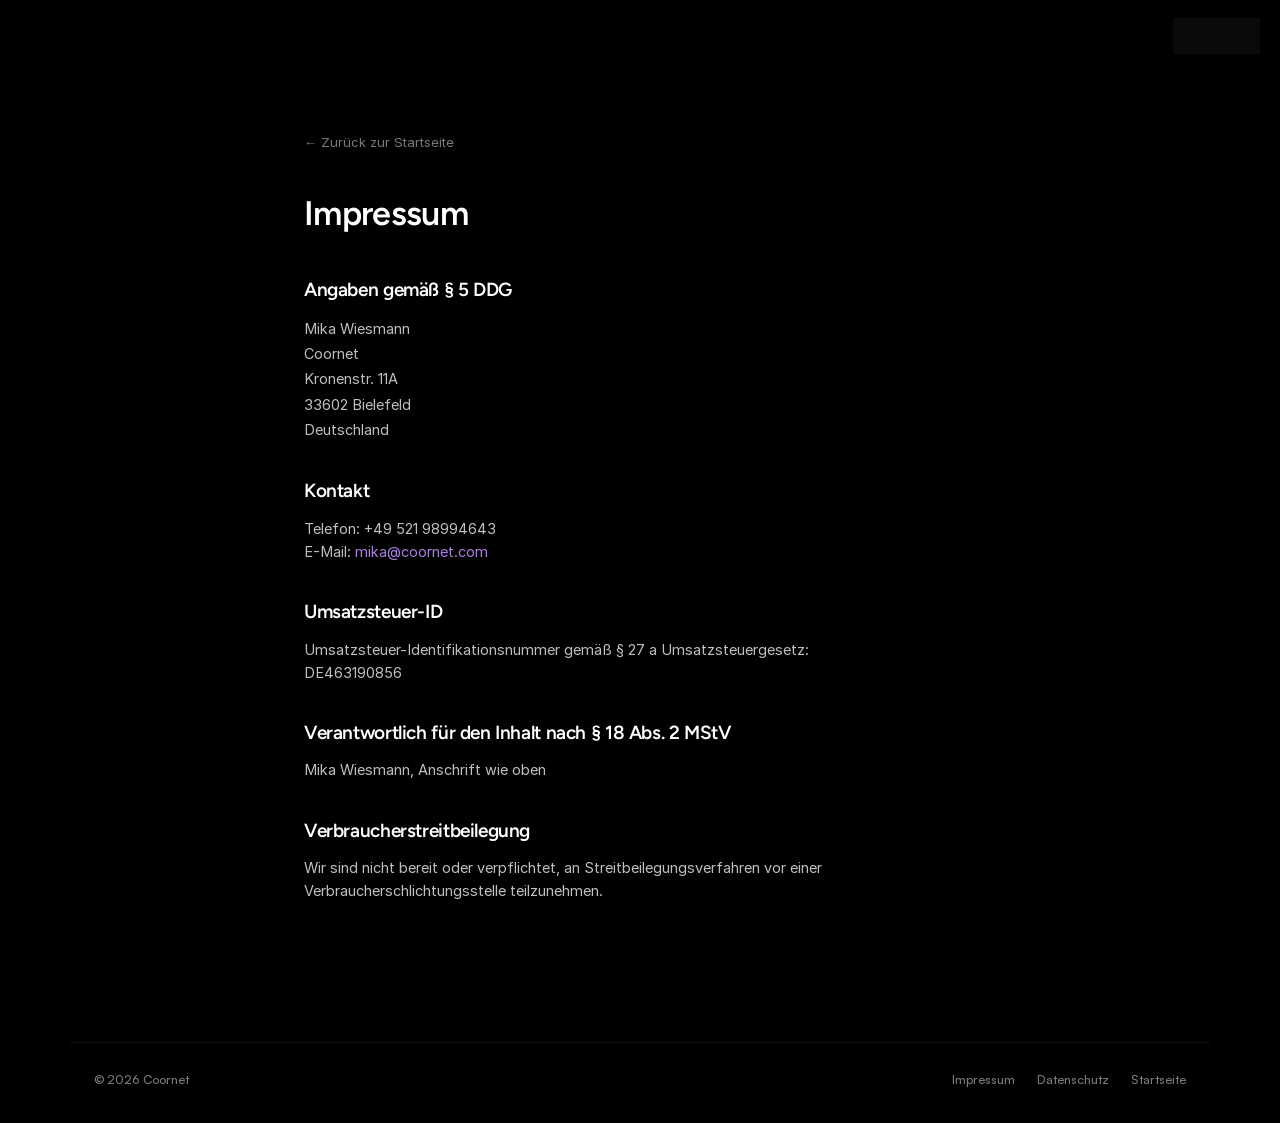
<file: impressum/index.html>
<!DOCTYPE html>
<html lang="de">
<head>
  <meta charset="utf-8">
  <meta name="viewport" content="width=device-width, initial-scale=1">
  <title>Impressum – Coornet</title>
  <meta name="description" content="Impressum von Coornet, Mika Wiesmann.">
  <link rel="canonical" href="https://www.coornet.com/impressum/">
  <meta name="robots" content="noindex, follow">
  <link rel="icon" type="image/png" href="/assets/img/coornet-icon.png">
  <link rel="stylesheet" href="/assets/css/fonts.css">
  <link rel="stylesheet" href="/assets/css/style.css">
</head>
<body>

<nav class="lang-switch" aria-label="Sprache">
  <a href="/">EN</a><a href="/de/" class="active">DE</a>
</nav>

<main class="legal-main">
  <a class="back" href="/de/">&#8592; Zurück zur Startseite</a>
  <h1>Impressum</h1>

  <h2>Angaben gemäß § 5 DDG</h2>
  <p class="addr">
    Mika Wiesmann<br>
    Coornet<br>
    Kronenstr. 11A<br>
    33602 Bielefeld<br>
    Deutschland
  </p>

  <h2>Kontakt</h2>
  <p>Telefon: +49 521 98994643<br>
  E-Mail: <a href="mailto:mika@coornet.com">mika@coornet.com</a></p>

  <h2>Umsatzsteuer-ID</h2>
  <p>Umsatzsteuer-Identifikationsnummer gemäß § 27 a Umsatzsteuergesetz:<br>DE463190856</p>

  <h2>Verantwortlich für den Inhalt nach § 18 Abs. 2 MStV</h2>
  <p>Mika Wiesmann, Anschrift wie oben</p>

  <h2>Verbraucherstreitbeilegung</h2>
  <p>Wir sind nicht bereit oder verpflichtet, an Streitbeilegungsverfahren vor einer Verbraucherschlichtungsstelle teilzunehmen.</p>
</main>

<footer class="site-footer">
  <span class="sf-copy">&copy; 2026 Coornet</span>
  <nav class="sf-nav">
    <a href="/impressum/">Impressum</a>
    <a href="/datenschutz/">Datenschutz</a>
    <a href="/de/">Startseite</a>
  </nav>
</footer>

<!-- Cloudflare Web Analytics --><script defer src='https://static.cloudflareinsights.com/beacon.min.js' data-cf-beacon='{"token": "df6c2992af8e4837a4a5c25682031099"}'></script><!-- End Cloudflare Web Analytics -->
</body>
</html>
</file>
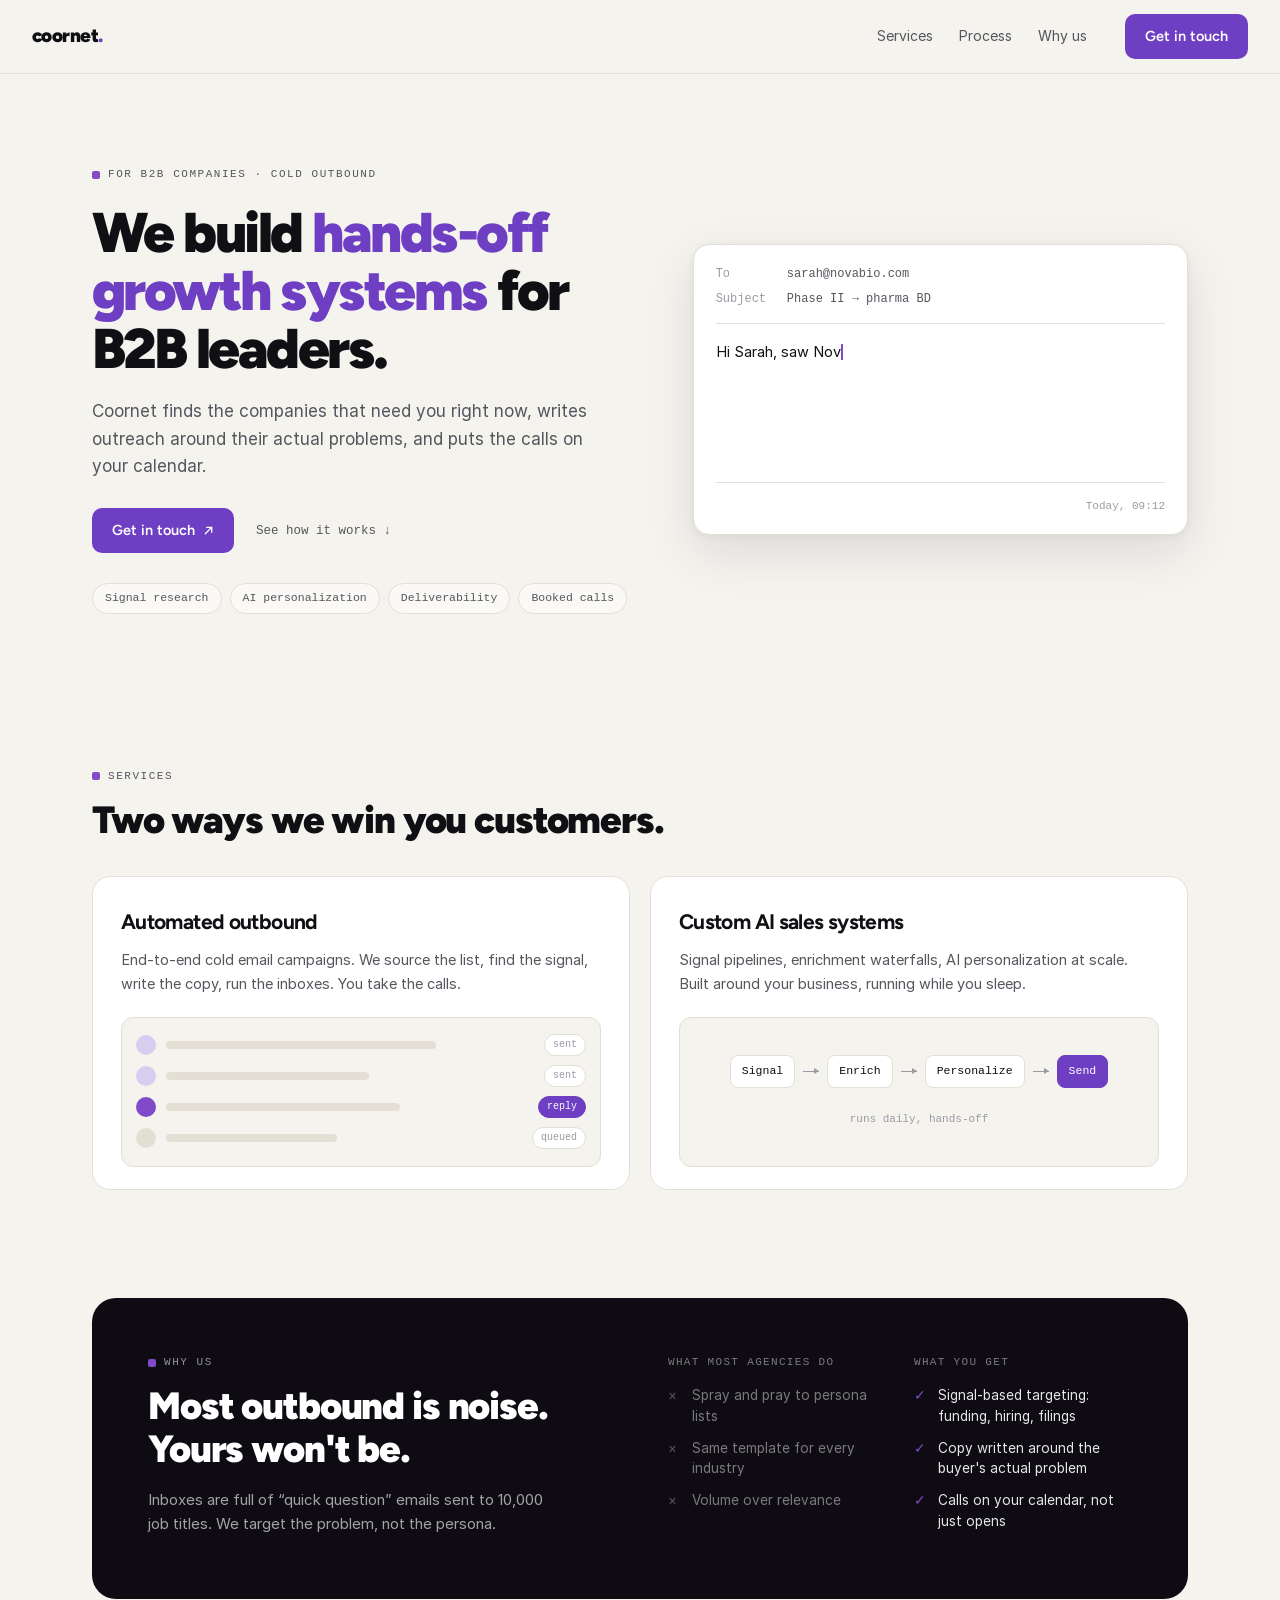
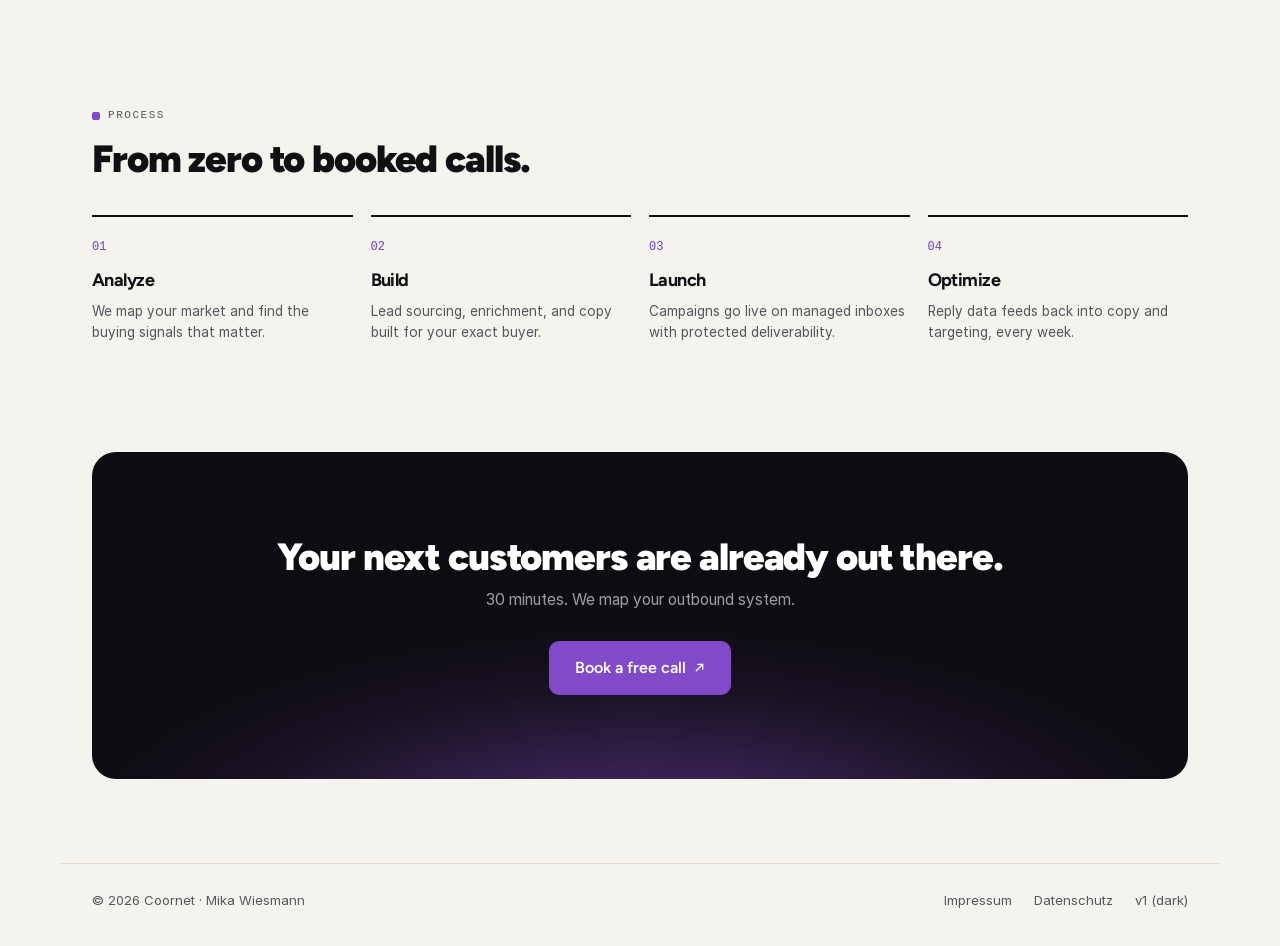
<file: v2/index.html>
<!DOCTYPE html>
<html lang="en">
<head>
  <meta charset="utf-8">
  <meta name="viewport" content="width=device-width, initial-scale=1">
  <title>Coornet — v2 draft</title>
  <meta name="description" content="Coornet builds hands-off outbound systems for B2B leaders.">
  <meta name="robots" content="noindex">
  <link rel="icon" type="image/png" href="/assets/img/coornet-icon.png">
  <link rel="stylesheet" href="/assets/css/fonts.css">
  <link rel="stylesheet" href="/v2/style.css">
</head>
<body>

<header class="nav">
  <a class="wordmark" href="/v2/">coornet<span>.</span></a>
  <nav class="nav-links">
    <a href="#services">Services</a>
    <a href="#process">Process</a>
    <a href="#outbound">Why us</a>
  </nav>
  <a class="btn btn-nav" href="https://www.cal.eu/mika-wiesmann/intro-call" target="_blank" rel="noopener">Get in touch</a>
</header>

<!-- ============ HERO ============ -->
<section class="hero">
  <div class="hero-copy">
    <p class="eyebrow"><span class="eb-dot"></span>For B2B companies · Cold outbound</p>
    <h1>We build <em>hands-off growth systems</em> for B2B leaders.</h1>
    <p class="lede">Coornet finds the companies that need you right now, writes outreach around their actual problems, and puts the calls on your calendar.</p>
    <div class="cta-row">
      <a class="btn" href="https://www.cal.eu/mika-wiesmann/intro-call" target="_blank" rel="noopener">Get in touch
        <svg width="11" height="11" viewBox="0 0 12 12" fill="none"><path d="M2.5 9.5L9.5 2.5M9.5 2.5H4M9.5 2.5V8" stroke="currentColor" stroke-width="1.4" stroke-linecap="round" stroke-linejoin="round"/></svg>
      </a>
      <a class="link-quiet" href="#services">See how it works &darr;</a>
    </div>
    <ul class="chip-row">
      <li>Signal research</li><li>AI personalization</li><li>Deliverability</li><li>Booked calls</li>
    </ul>
  </div>

  <!-- signature: the email that books the meeting -->
  <div class="hero-demo" aria-label="Example of a Coornet cold email">
    <div class="mail-card" id="mailCard">
      <div class="mail-meta">
        <span class="mm-row"><b>To</b> sarah@novabio.com</span>
        <span class="mm-row"><b>Subject</b> Phase II &rarr; pharma BD</span>
      </div>
      <div class="mail-body"><span id="typed"></span><span class="caret" id="caret"></span></div>
      <div class="mail-foot">
        <span class="sent-chip" id="sentChip">Sent
          <svg width="10" height="10" viewBox="0 0 14 14" fill="none"><path d="M2.5 7.5L6 11l5.5-7.5" stroke="currentColor" stroke-width="1.5" stroke-linecap="round" stroke-linejoin="round"/></svg>
        </span>
        <span class="mail-time">Today, 09:12</span>
      </div>
    </div>
    <div class="reply-toast" id="replyToast">
      <span class="rt-avatar">SR</span>
      <span class="rt-text"><b>Sarah replied</b>&ldquo;Yes &mdash; Thursday works.&rdquo;</span>
    </div>
  </div>
</section>

<!-- ============ SERVICES ============ -->
<section class="section" id="services">
  <p class="eyebrow"><span class="eb-dot"></span>Services</p>
  <h2>Two ways we win you customers.</h2>
  <div class="svc-grid">
    <article class="svc-card reveal">
      <h3>Automated outbound</h3>
      <p>End-to-end cold email campaigns. We source the list, find the signal, write the copy, run the inboxes. You take the calls.</p>
      <div class="svc-mock">
        <div class="sm-row"><span class="sm-ico ok"></span><span class="sm-line w60"></span><span class="sm-tag">sent</span></div>
        <div class="sm-row"><span class="sm-ico ok"></span><span class="sm-line w45"></span><span class="sm-tag">sent</span></div>
        <div class="sm-row hot"><span class="sm-ico hot"></span><span class="sm-line w52"></span><span class="sm-tag reply">reply</span></div>
        <div class="sm-row"><span class="sm-ico"></span><span class="sm-line w38"></span><span class="sm-tag q">queued</span></div>
      </div>
    </article>
    <article class="svc-card reveal">
      <h3>Custom AI sales systems</h3>
      <p>Signal pipelines, enrichment waterfalls, AI personalization at scale. Built around your business, running while you sleep.</p>
      <div class="svc-mock">
        <div class="flow">
          <span class="flow-node">Signal</span><span class="flow-arrow"></span>
          <span class="flow-node">Enrich</span><span class="flow-arrow"></span>
          <span class="flow-node">Personalize</span><span class="flow-arrow"></span>
          <span class="flow-node on">Send</span>
        </div>
        <div class="flow-caption">runs daily, hands-off</div>
      </div>
    </article>
  </div>
</section>

<!-- ============ DARK CONTRAST ============ -->
<section class="section" id="outbound">
  <div class="night reveal">
    <div class="night-copy">
      <p class="eyebrow light"><span class="eb-dot"></span>Why us</p>
      <h2>Most outbound is noise.<br>Yours won't be.</h2>
      <p class="night-lede">Inboxes are full of &ldquo;quick question&rdquo; emails sent to 10,000 job titles. We target the problem, not the persona.</p>
    </div>
    <div class="night-lists">
      <div class="nl-col">
        <h4>What most agencies do</h4>
        <ul class="nl-x">
          <li>Spray and pray to persona lists</li>
          <li>Same template for every industry</li>
          <li>Volume over relevance</li>
        </ul>
      </div>
      <div class="nl-col">
        <h4>What you get</h4>
        <ul class="nl-check">
          <li>Signal-based targeting: funding, hiring, filings</li>
          <li>Copy written around the buyer's actual problem</li>
          <li>Calls on your calendar, not just opens</li>
        </ul>
      </div>
    </div>
  </div>
</section>

<!-- ============ PROCESS ============ -->
<section class="section" id="process">
  <p class="eyebrow"><span class="eb-dot"></span>Process</p>
  <h2>From zero to booked calls.</h2>
  <div class="steps">
    <div class="step reveal"><span class="step-n">01</span><h3>Analyze</h3><p>We map your market and find the buying signals that matter.</p></div>
    <div class="step reveal"><span class="step-n">02</span><h3>Build</h3><p>Lead sourcing, enrichment, and copy built for your exact buyer.</p></div>
    <div class="step reveal"><span class="step-n">03</span><h3>Launch</h3><p>Campaigns go live on managed inboxes with protected deliverability.</p></div>
    <div class="step reveal"><span class="step-n">04</span><h3>Optimize</h3><p>Reply data feeds back into copy and targeting, every week.</p></div>
  </div>
</section>

<!-- ============ CTA ============ -->
<section class="section">
  <div class="cta-night reveal">
    <h2>Your next customers are already out there.</h2>
    <p>30 minutes. We map your outbound system.</p>
    <a class="btn btn-big" href="https://www.cal.eu/mika-wiesmann/intro-call" target="_blank" rel="noopener">Book a free call
      <svg width="11" height="11" viewBox="0 0 12 12" fill="none"><path d="M2.5 9.5L9.5 2.5M9.5 2.5H4M9.5 2.5V8" stroke="currentColor" stroke-width="1.4" stroke-linecap="round" stroke-linejoin="round"/></svg>
    </a>
  </div>
</section>

<footer class="foot">
  <span>&copy; 2026 Coornet &middot; Mika Wiesmann</span>
  <nav>
    <a href="/impressum/">Impressum</a>
    <a href="/datenschutz/">Datenschutz</a>
    <a href="/">v1 (dark)</a>
  </nav>
</footer>

<script src="/v2/app.js"></script>
<!-- Cloudflare Web Analytics --><script defer src='https://static.cloudflareinsights.com/beacon.min.js' data-cf-beacon='{"token": "df6c2992af8e4837a4a5c25682031099"}'></script><!-- End Cloudflare Web Analytics -->
</body>
</html>
</file>
<file: assets/css/fonts.css>
@font-face {
  font-family: "Figtree";
  font-style: italic;
  font-weight: 400;
  font-display: swap;
  src: url("../fonts/figtree-b69eaba1f9.woff2") format("woff2");
  unicode-range: U+0100-02BA, U+02BD-02C5, U+02C7-02CC, U+02CE-02D7, U+02DD-02FF, U+0304, U+0308, U+0329, U+1D00-1DBF, U+1E00-1E9F, U+1EF2-1EFF, U+2020, U+20A0-20AB, U+20AD-20C0, U+2113, U+2C60-2C7F, U+A720-A7FF;
}
@font-face {
  font-family: "Figtree";
  font-style: italic;
  font-weight: 400;
  font-display: swap;
  src: url("../fonts/figtree-abf40b3141.woff2") format("woff2");
  unicode-range: U+0000-00FF, U+0131, U+0152-0153, U+02BB-02BC, U+02C6, U+02DA, U+02DC, U+0304, U+0308, U+0329, U+2000-206F, U+20AC, U+2122, U+2191, U+2193, U+2212, U+2215, U+FEFF, U+FFFD;
}
@font-face {
  font-family: "Figtree";
  font-style: italic;
  font-weight: 500;
  font-display: swap;
  src: url("../fonts/figtree-b69eaba1f9.woff2") format("woff2");
  unicode-range: U+0100-02BA, U+02BD-02C5, U+02C7-02CC, U+02CE-02D7, U+02DD-02FF, U+0304, U+0308, U+0329, U+1D00-1DBF, U+1E00-1E9F, U+1EF2-1EFF, U+2020, U+20A0-20AB, U+20AD-20C0, U+2113, U+2C60-2C7F, U+A720-A7FF;
}
@font-face {
  font-family: "Figtree";
  font-style: italic;
  font-weight: 500;
  font-display: swap;
  src: url("../fonts/figtree-abf40b3141.woff2") format("woff2");
  unicode-range: U+0000-00FF, U+0131, U+0152-0153, U+02BB-02BC, U+02C6, U+02DA, U+02DC, U+0304, U+0308, U+0329, U+2000-206F, U+20AC, U+2122, U+2191, U+2193, U+2212, U+2215, U+FEFF, U+FFFD;
}
@font-face {
  font-family: "Figtree";
  font-style: italic;
  font-weight: 600;
  font-display: swap;
  src: url("../fonts/figtree-b69eaba1f9.woff2") format("woff2");
  unicode-range: U+0100-02BA, U+02BD-02C5, U+02C7-02CC, U+02CE-02D7, U+02DD-02FF, U+0304, U+0308, U+0329, U+1D00-1DBF, U+1E00-1E9F, U+1EF2-1EFF, U+2020, U+20A0-20AB, U+20AD-20C0, U+2113, U+2C60-2C7F, U+A720-A7FF;
}
@font-face {
  font-family: "Figtree";
  font-style: italic;
  font-weight: 600;
  font-display: swap;
  src: url("../fonts/figtree-abf40b3141.woff2") format("woff2");
  unicode-range: U+0000-00FF, U+0131, U+0152-0153, U+02BB-02BC, U+02C6, U+02DA, U+02DC, U+0304, U+0308, U+0329, U+2000-206F, U+20AC, U+2122, U+2191, U+2193, U+2212, U+2215, U+FEFF, U+FFFD;
}
@font-face {
  font-family: "Figtree";
  font-style: italic;
  font-weight: 700;
  font-display: swap;
  src: url("../fonts/figtree-b69eaba1f9.woff2") format("woff2");
  unicode-range: U+0100-02BA, U+02BD-02C5, U+02C7-02CC, U+02CE-02D7, U+02DD-02FF, U+0304, U+0308, U+0329, U+1D00-1DBF, U+1E00-1E9F, U+1EF2-1EFF, U+2020, U+20A0-20AB, U+20AD-20C0, U+2113, U+2C60-2C7F, U+A720-A7FF;
}
@font-face {
  font-family: "Figtree";
  font-style: italic;
  font-weight: 700;
  font-display: swap;
  src: url("../fonts/figtree-abf40b3141.woff2") format("woff2");
  unicode-range: U+0000-00FF, U+0131, U+0152-0153, U+02BB-02BC, U+02C6, U+02DA, U+02DC, U+0304, U+0308, U+0329, U+2000-206F, U+20AC, U+2122, U+2191, U+2193, U+2212, U+2215, U+FEFF, U+FFFD;
}
@font-face {
  font-family: "Figtree";
  font-style: normal;
  font-weight: 400;
  font-display: swap;
  src: url("../fonts/figtree-c15953e563.woff2") format("woff2");
  unicode-range: U+0100-02BA, U+02BD-02C5, U+02C7-02CC, U+02CE-02D7, U+02DD-02FF, U+0304, U+0308, U+0329, U+1D00-1DBF, U+1E00-1E9F, U+1EF2-1EFF, U+2020, U+20A0-20AB, U+20AD-20C0, U+2113, U+2C60-2C7F, U+A720-A7FF;
}
@font-face {
  font-family: "Figtree";
  font-style: normal;
  font-weight: 400;
  font-display: swap;
  src: url("../fonts/figtree-dab710cf25.woff2") format("woff2");
  unicode-range: U+0000-00FF, U+0131, U+0152-0153, U+02BB-02BC, U+02C6, U+02DA, U+02DC, U+0304, U+0308, U+0329, U+2000-206F, U+20AC, U+2122, U+2191, U+2193, U+2212, U+2215, U+FEFF, U+FFFD;
}
@font-face {
  font-family: "Figtree";
  font-style: normal;
  font-weight: 600;
  font-display: swap;
  src: url("../fonts/figtree-c15953e563.woff2") format("woff2");
  unicode-range: U+0100-02BA, U+02BD-02C5, U+02C7-02CC, U+02CE-02D7, U+02DD-02FF, U+0304, U+0308, U+0329, U+1D00-1DBF, U+1E00-1E9F, U+1EF2-1EFF, U+2020, U+20A0-20AB, U+20AD-20C0, U+2113, U+2C60-2C7F, U+A720-A7FF;
}
@font-face {
  font-family: "Figtree";
  font-style: normal;
  font-weight: 600;
  font-display: swap;
  src: url("../fonts/figtree-dab710cf25.woff2") format("woff2");
  unicode-range: U+0000-00FF, U+0131, U+0152-0153, U+02BB-02BC, U+02C6, U+02DA, U+02DC, U+0304, U+0308, U+0329, U+2000-206F, U+20AC, U+2122, U+2191, U+2193, U+2212, U+2215, U+FEFF, U+FFFD;
}
@font-face {
  font-family: "Figtree";
  font-style: normal;
  font-weight: 700;
  font-display: swap;
  src: url("../fonts/figtree-c15953e563.woff2") format("woff2");
  unicode-range: U+0100-02BA, U+02BD-02C5, U+02C7-02CC, U+02CE-02D7, U+02DD-02FF, U+0304, U+0308, U+0329, U+1D00-1DBF, U+1E00-1E9F, U+1EF2-1EFF, U+2020, U+20A0-20AB, U+20AD-20C0, U+2113, U+2C60-2C7F, U+A720-A7FF;
}
@font-face {
  font-family: "Figtree";
  font-style: normal;
  font-weight: 700;
  font-display: swap;
  src: url("../fonts/figtree-dab710cf25.woff2") format("woff2");
  unicode-range: U+0000-00FF, U+0131, U+0152-0153, U+02BB-02BC, U+02C6, U+02DA, U+02DC, U+0304, U+0308, U+0329, U+2000-206F, U+20AC, U+2122, U+2191, U+2193, U+2212, U+2215, U+FEFF, U+FFFD;
}
@font-face {
  font-family: "Figtree Variable";
  font-style: normal;
  font-weight: 300 900;
  font-display: swap;
  src: url("../fonts/figtree-c15953e563.woff2") format("woff2");
  unicode-range: U+0100-02BA, U+02BD-02C5, U+02C7-02CC, U+02CE-02D7, U+02DD-02FF, U+0304, U+0308, U+0329, U+1D00-1DBF, U+1E00-1E9F, U+1EF2-1EFF, U+2020, U+20A0-20AB, U+20AD-20C0, U+2113, U+2C60-2C7F, U+A720-A7FF;
}
@font-face {
  font-family: "Figtree Variable";
  font-style: normal;
  font-weight: 300 900;
  font-display: swap;
  src: url("../fonts/figtree-dab710cf25.woff2") format("woff2");
  unicode-range: U+0000-00FF, U+0131, U+0152-0153, U+02BB-02BC, U+02C6, U+02DA, U+02DC, U+0304, U+0308, U+0329, U+2000-206F, U+20AC, U+2122, U+2191, U+2193, U+2212, U+2215, U+FEFF, U+FFFD;
}
@font-face {
  font-family: "Figtree";
  font-style: italic;
  font-weight: 900;
  font-display: swap;
  src: url("../fonts/figtree-db41c8eb85.woff2") format("woff2");
  unicode-range: U+0100-02BA, U+02BD-02C5, U+02C7-02CC, U+02CE-02D7, U+02DD-02FF, U+0304, U+0308, U+0329, U+1D00-1DBF, U+1E00-1E9F, U+1EF2-1EFF, U+2020, U+20A0-20AB, U+20AD-20C0, U+2113, U+2C60-2C7F, U+A720-A7FF;
}
@font-face {
  font-family: "Figtree";
  font-style: italic;
  font-weight: 900;
  font-display: swap;
  src: url("../fonts/figtree-69b8c9bfbc.woff2") format("woff2");
  unicode-range: U+0000-00FF, U+0131, U+0152-0153, U+02BB-02BC, U+02C6, U+02DA, U+02DC, U+0304, U+0308, U+0329, U+2000-206F, U+20AC, U+2122, U+2191, U+2193, U+2212, U+2215, U+FEFF, U+FFFD;
}
@font-face {
  font-family: "Figtree";
  font-style: normal;
  font-weight: 900;
  font-display: swap;
  src: url("../fonts/figtree-c402644026.woff2") format("woff2");
  unicode-range: U+0100-02BA, U+02BD-02C5, U+02C7-02CC, U+02CE-02D7, U+02DD-02FF, U+0304, U+0308, U+0329, U+1D00-1DBF, U+1E00-1E9F, U+1EF2-1EFF, U+2020, U+20A0-20AB, U+20AD-20C0, U+2113, U+2C60-2C7F, U+A720-A7FF;
}
@font-face {
  font-family: "Figtree";
  font-style: normal;
  font-weight: 900;
  font-display: swap;
  src: url("../fonts/figtree-576571ce27.woff2") format("woff2");
  unicode-range: U+0000-00FF, U+0131, U+0152-0153, U+02BB-02BC, U+02C6, U+02DA, U+02DC, U+0304, U+0308, U+0329, U+2000-206F, U+20AC, U+2122, U+2191, U+2193, U+2212, U+2215, U+FEFF, U+FFFD;
}
@font-face {
  font-family: "Figtree";
  font-style: normal;
  font-weight: 500;
  font-display: swap;
  src: url("../fonts/figtree-261802ae6f.woff2") format("woff2");
}
@font-face {
  font-family: "Inter";
  font-style: normal;
  font-weight: 400;
  font-display: swap;
  src: url("../fonts/inter-5f8cf06e14.woff2") format("woff2");
  unicode-range: U+0460-052F, U+1C80-1C88, U+20B4, U+2DE0-2DFF, U+A640-A69F, U+FE2E-FE2F;
}
@font-face {
  font-family: "Inter";
  font-style: normal;
  font-weight: 400;
  font-display: swap;
  src: url("../fonts/inter-edff10a1b0.woff2") format("woff2");
  unicode-range: U+0301, U+0400-045F, U+0490-0491, U+04B0-04B1, U+2116;
}
@font-face {
  font-family: "Inter";
  font-style: normal;
  font-weight: 400;
  font-display: swap;
  src: url("../fonts/inter-b99090d9c1.woff2") format("woff2");
  unicode-range: U+1F00-1FFF;
}
@font-face {
  font-family: "Inter";
  font-style: normal;
  font-weight: 400;
  font-display: swap;
  src: url("../fonts/inter-a49dcef546.woff2") format("woff2");
  unicode-range: U+0370-03FF;
}
@font-face {
  font-family: "Inter";
  font-style: normal;
  font-weight: 400;
  font-display: swap;
  src: url("../fonts/inter-a428543ca5.woff2") format("woff2");
  unicode-range: U+0100-024F, U+0259, U+1E00-1EFF, U+2020, U+20A0-20AB, U+20AD-20CF, U+2113, U+2C60-2C7F, U+A720-A7FF;
}
@font-face {
  font-family: "Inter";
  font-style: normal;
  font-weight: 400;
  font-display: swap;
  src: url("../fonts/inter-4eab013a4d.woff2") format("woff2");
  unicode-range: U+0000-00FF, U+0131, U+0152-0153, U+02BB-02BC, U+02C6, U+02DA, U+02DC, U+2000-206F, U+2070, U+2074-207E, U+2080-208E, U+20AC, U+2122, U+2191, U+2193, U+2212, U+2215, U+FEFF, U+FFFD;
}
@font-face {
  font-family: "Inter";
  font-style: normal;
  font-weight: 400;
  font-display: swap;
  src: url("../fonts/inter-9265fc7e60.woff2") format("woff2");
  unicode-range: U+0102-0103, U+0110-0111, U+0128-0129, U+0168-0169, U+01A0-01A1, U+01AF-01B0, U+1EA0-1EF9, U+20AB;
}
@font-face {
  font-family: "Inter";
  font-style: normal;
  font-weight: 400;
  font-display: swap;
  src: url("../fonts/inter-4c9aa2708f.woff2") format("woff2");
  unicode-range: U+0000-00FF, U+0131, U+0152-0153, U+02BB-02BC, U+02C6, U+02DA, U+02DC, U+2000-206F, U+2074, U+20AC, U+2122, U+2191, U+2193, U+2212, U+2215, U+FEFF, U+FFFD;
}
@font-face {
  font-family: "Satoshi";
  font-style: normal;
  font-weight: 500;
  font-display: swap;
  src: url("../fonts/satoshi-e8c682716a.woff2") format("woff2");
}
</file>
<file: assets/css/style.css>
/* ============================================================
   Coornet — coornet.com
   Clean static rebuild of the Framer site. Dark theme, purple accent.
   ============================================================ */

:root {
  --bg: #000000;
  --card: #0b0b0b;
  --panel: #101010;
  --panel-2: #0d0d0d;
  --line: rgba(255, 255, 255, 0.07);
  --line-2: rgba(255, 255, 255, 0.12);
  --text: #ffffff;
  --dim: rgba(255, 255, 255, 0.75);
  --muted: rgba(255, 255, 255, 0.48);
  --faint: rgba(255, 255, 255, 0.32);
  --purple: #814ac8;
  --purple-soft: #a97fe0;
  --pink: #df7afe;
  --font-head: "Figtree", "Inter", sans-serif;
  --font-body: "Inter", sans-serif;
  --font-ui: "Satoshi", "Inter", sans-serif;
}

* { margin: 0; padding: 0; box-sizing: border-box; }

html { scroll-behavior: smooth; }

body {
  background: var(--bg);
  color: var(--text);
  font-family: var(--font-body);
  font-size: 15px;
  line-height: 1.6;
  -webkit-font-smoothing: antialiased;
  text-rendering: optimizeLegibility;
  overflow-x: hidden;
}

a { color: inherit; text-decoration: none; }
ul { list-style: none; }
h1, h2, h3 { font-family: var(--font-head); font-weight: 600; letter-spacing: -0.02em; }

/* ---------- language switch ---------- */
.lang-switch {
  position: fixed;
  top: 18px;
  right: 20px;
  z-index: 50;
  display: flex;
  background: rgba(13, 13, 13, 0.8);
  backdrop-filter: blur(8px);
  border: 1px solid var(--line-2);
  border-radius: 999px;
  padding: 3px;
  font-family: var(--font-ui);
  font-size: 12px;
}
.lang-switch a {
  padding: 4px 12px;
  border-radius: 999px;
  color: var(--muted);
  transition: color 0.2s;
}
.lang-switch a:hover { color: var(--text); }
.lang-switch a.active { background: rgba(255, 255, 255, 0.1); color: var(--text); }

/* ---------- shared bits ---------- */
.badge-pill {
  display: inline-flex;
  align-items: center;
  gap: 8px;
  background: rgba(255, 255, 255, 0.05);
  border: 1px solid var(--line-2);
  border-radius: 999px;
  padding: 5px 14px;
  font-family: var(--font-ui);
  font-size: 12px;
  font-weight: 500;
  color: var(--dim);
  letter-spacing: 0.01em;
}
.badge-new {
  background: linear-gradient(180deg, #9a5fe0, var(--purple));
  color: #fff;
  border-radius: 999px;
  padding: 2px 10px;
  font-size: 11.5px;
  box-shadow: 0 0 14px rgba(129, 74, 200, 0.55);
}
.hero-badge { padding: 4px 14px 4px 4px; }

.btn {
  display: inline-flex;
  align-items: center;
  gap: 7px;
  background: linear-gradient(180deg, #9257db, #7a44bf);
  border: 1px solid rgba(255, 255, 255, 0.22);
  border-radius: 9px;
  padding: 9px 17px;
  font-family: var(--font-ui);
  font-size: 13.5px;
  font-weight: 500;
  color: #fff;
  box-shadow: 0 0 28px rgba(129, 74, 200, 0.4), inset 0 1px 0 rgba(255, 255, 255, 0.25);
  transition: box-shadow 0.25s, transform 0.25s;
}
.btn:hover {
  box-shadow: 0 0 42px rgba(129, 74, 200, 0.65), inset 0 1px 0 rgba(255, 255, 255, 0.25);
  transform: translateY(-1px);
}
.btn-label {
  display: inline-block;
  overflow: hidden;
  height: 1.45em;
  line-height: 1.45em;
}
.btn-label span { display: block; transition: transform 0.35s cubic-bezier(0.5, 0, 0.2, 1); }
.btn:hover .btn-label span { transform: translateY(-100%); }
.btn-arrow { flex: none; }

.tags { display: flex; flex-wrap: wrap; gap: 8px; margin-top: 22px; }
.tags span {
  background: rgba(255, 255, 255, 0.05);
  border: 1px solid var(--line);
  border-radius: 8px;
  padding: 5px 12px;
  font-family: var(--font-ui);
  font-size: 12.5px;
  color: var(--dim);
}

.chip-dim {
  background: rgba(255, 255, 255, 0.05);
  border: 1px solid var(--line);
  border-radius: 7px;
  padding: 3px 9px;
  font-size: 10.5px;
  color: var(--muted);
}

/* ---------- reveal on scroll ---------- */
.reveal { opacity: 0; transform: translateY(26px); transition: opacity 0.7s ease, transform 0.7s ease; }
.reveal.in { opacity: 1; transform: none; }

/* ---------- hero ---------- */
.hero {
  position: relative;
  min-height: 88vh;
  display: flex;
  align-items: center;
  justify-content: center;
  text-align: center;
  padding: 140px 24px 120px;
  overflow: hidden;
}
.hero-bg { position: absolute; inset: 0; pointer-events: none; }
/* comet-arm orb — visible immediately, spinning behind the headline */
.orb {
  position: absolute;
  left: 50%;
  top: 5%;
  width: 500px;
  height: 500px;
  transform: translateX(-50%);
  opacity: 0.8;
}
/* two comet arms, offset 180deg, swirling as one vortex (Xtract look) */
.orb::before {
  content: "";
  position: absolute;
  inset: 0;
  border-radius: 50%;
  background: conic-gradient(from 315deg,
    transparent 0deg,
    rgba(223, 122, 254, 0.78) 28deg,
    rgba(195, 112, 242, 0.52) 65deg,
    rgba(140, 80, 210, 0.26) 115deg,
    rgba(110, 60, 185, 0.09) 160deg,
    transparent 195deg,
    transparent 360deg);
  -webkit-mask: radial-gradient(circle, transparent 33%, #000 45%, #000 58%, transparent 73%);
  mask: radial-gradient(circle, transparent 33%, #000 45%, #000 58%, transparent 73%);
  filter: blur(22px);
  animation: spin 12s linear infinite;
}
.orb::after {
  content: "";
  position: absolute;
  inset: 4%;
  border-radius: 50%;
  background: conic-gradient(from 135deg,
    transparent 0deg,
    rgba(150, 88, 218, 0.5) 30deg,
    rgba(115, 62, 185, 0.3) 75deg,
    rgba(85, 42, 155, 0.12) 130deg,
    transparent 175deg,
    transparent 360deg);
  -webkit-mask: radial-gradient(circle, transparent 31%, #000 44%, #000 57%, transparent 74%);
  mask: radial-gradient(circle, transparent 31%, #000 44%, #000 57%, transparent 74%);
  filter: blur(24px);
  animation: spin 13.5s linear infinite;
}
.orb-core { display: none; }
#stars { position: absolute; inset: 0; }
#stars i {
  position: absolute;
  background: #fff;
  border-radius: 50%;
  animation: twinkle var(--d, 4s) ease-in-out var(--dl, 0s) infinite alternate;
}
@keyframes twinkle {
  from { opacity: var(--o1, 0.15); }
  to   { opacity: var(--o2, 0.75); }
}

.hero-content { position: relative; max-width: 780px; }
.hero h1 {
  font-size: 54px;
  line-height: 1.14;
  letter-spacing: -0.03em;
  margin: 26px auto 18px;
  max-width: 680px;
}
.hero-sub {
  color: var(--dim);
  font-size: 15px;
  max-width: 430px;
  margin: 0 auto 28px;
}

/* hero content shows immediately, no intro delay */

/* ---------- sections ---------- */
.section { max-width: 1140px; margin: 0 auto; padding: 90px 24px 0; }
.sec-head { text-align: center; margin-bottom: 72px; }
.sec-head h2 { font-size: 42px; line-height: 1.18; margin: 20px 0 14px; }
.sec-head p { color: var(--dim); font-size: 15px; max-width: 470px; margin: 0 auto; }

/* ---------- feature cards ---------- */
.feature-card {
  display: grid;
  grid-template-columns: 1.1fr 1fr;
  gap: 70px;
  align-items: center;
  margin-bottom: 64px;
}
.feature-card:last-of-type { margin-bottom: 0; }
.feature-graphic {
  background: radial-gradient(120% 120% at 50% 0%, #0d0d0d, #070707);
  border: 1px solid var(--line);
  border-radius: 20px;
  min-height: 430px;
  display: flex;
  align-items: center;
  justify-content: center;
  padding: 36px;
  overflow: hidden;
  position: relative;
}
.feature-content h3 { font-size: 26px; margin: 18px 0 14px; letter-spacing: -0.015em; }
.feature-content p { font-size: 15px; color: var(--dim); margin-bottom: 12px; }
.feature-content p:last-of-type { margin-bottom: 0; }
.feature-content .tint-purple { color: var(--purple-soft); }
.feature-content .tint-dim { color: var(--muted); }

/* mock windows */
.mock {
  background: var(--panel);
  border: 1px solid rgba(255, 255, 255, 0.09);
  border-radius: 14px;
  box-shadow: 0 24px 60px rgba(0, 0, 0, 0.55);
  font-family: var(--font-ui);
}
.mt-title { font-size: 12.5px; color: rgba(255, 255, 255, 0.9); font-weight: 500; }

/* --- tasks mock (vertical marquee) --- */
.mock-tasks { width: 350px; padding: 14px 14px 0; }
.mock-tasks-top {
  display: flex; align-items: center; justify-content: space-between;
  padding-bottom: 12px; border-bottom: 1px solid var(--line);
}
.tasks-viewport { height: 296px; overflow: hidden; position: relative; }
.tasks-viewport::after {
  content: ""; position: absolute; inset: 0;
  background: linear-gradient(180deg, var(--panel), transparent 12%, transparent 82%, var(--panel));
  pointer-events: none;
}
.tasks-scroll { animation: scrollY 16s linear infinite; }
.tasks-scroll li {
  display: flex; align-items: center; gap: 11px;
  padding: 13px 4px; border-bottom: 1px solid rgba(255, 255, 255, 0.05);
}
@keyframes scrollY { to { transform: translateY(-50%); } }

.t-ico {
  flex: none; width: 28px; height: 28px; border-radius: 50%;
  background: rgba(255, 255, 255, 0.06); border: 1px solid var(--line-2);
  display: inline-flex; align-items: center; justify-content: center;
  color: rgba(255, 255, 255, 0.8);
}
.t-txt { flex: 1; display: flex; flex-direction: column; min-width: 0; }
.t-txt b { font-size: 12.5px; font-weight: 500; color: rgba(255, 255, 255, 0.95); }
.t-txt i { font-style: normal; font-size: 11px; color: var(--muted); }
.t-more { color: var(--faint); font-size: 14px; }

/* --- email mock (horizontal marquee) --- */
.mock-email { width: 440px; padding: 14px; }
.me-head { display: flex; align-items: center; justify-content: space-between; }
.me-send {
  width: 24px; height: 24px; border-radius: 50%;
  background: rgba(129, 74, 200, 0.18); border: 1px solid rgba(129, 74, 200, 0.45);
  display: inline-flex; align-items: center; justify-content: center; color: var(--pink);
}
.me-filters { display: flex; gap: 6px; margin: 12px 0; }
.leads-viewport { overflow: hidden; position: relative; }
.leads-viewport::after {
  content: ""; position: absolute; inset: 0;
  background: linear-gradient(90deg, var(--panel), transparent 8%, transparent 92%, var(--panel));
  pointer-events: none;
}
.leads-track { display: flex; gap: 10px; width: max-content; animation: scrollX 24s linear infinite; }
@keyframes scrollX { to { transform: translateX(-50%); } }
.lead-card {
  width: 205px; flex: none;
  background: rgba(255, 255, 255, 0.03);
  border: 1px solid var(--line);
  border-radius: 12px; padding: 12px;
}
.lc-top { display: flex; align-items: center; gap: 9px; padding-bottom: 10px; border-bottom: 1px solid var(--line); }
.lc-av {
  flex: none; width: 27px; height: 27px; border-radius: 50%;
  background: linear-gradient(135deg, #2a2a2a, #171717);
  border: 1px solid var(--line-2);
  display: inline-flex; align-items: center; justify-content: center;
  font-size: 9.5px; color: var(--dim); letter-spacing: 0.02em;
}
.lc-name { flex: 1; display: flex; flex-direction: column; line-height: 1.3; }
.lc-name b { font-size: 12px; font-weight: 500; }
.lc-name i { font-style: normal; font-size: 10.5px; color: var(--muted); }
.chip-verified {
  background: rgba(129, 74, 200, 0.16); border: 1px solid rgba(129, 74, 200, 0.5);
  color: #cfa9ff; border-radius: 6px; padding: 2px 8px; font-size: 9.5px;
}
.lc-grid { display: grid; grid-template-columns: 1fr 1fr; gap: 8px 10px; padding-top: 10px; }
.lc-l { font-size: 9.5px; color: var(--faint); }
.lc-v { font-size: 10.5px; color: rgba(255, 255, 255, 0.85); overflow: hidden; text-overflow: ellipsis; white-space: nowrap; }
.lc-grid .lc-l:nth-child(3), .lc-grid .lc-v:nth-child(4) { grid-column: auto; }
.lc-grid { grid-template-areas: "l1 l2" "v1 v2"; }
.lc-grid .lc-l:nth-child(1) { grid-area: l1; }
.lc-grid .lc-v:nth-child(2) { grid-area: v1; }
.lc-grid .lc-l:nth-child(3) { grid-area: l2; }
.lc-grid .lc-v:nth-child(4) { grid-area: v2; }
.me-bottom { margin-top: 12px; }
.me-status { display: flex; justify-content: space-between; font-size: 10.5px; color: var(--muted); margin-bottom: 7px; }
.me-bar { height: 4px; border-radius: 999px; background: rgba(255, 255, 255, 0.08); overflow: hidden; }
.me-fill {
  height: 100%; width: 55%; border-radius: 999px;
  background: linear-gradient(90deg, var(--purple), var(--pink));
  animation: fillPulse 6s ease-in-out infinite alternate;
}
@keyframes fillPulse { from { width: 34%; } to { width: 82%; } }

/* --- david mock --- */
.mock-david { width: 330px; padding: 16px; border-radius: 16px; }
.md-greet { display: flex; flex-direction: column; margin-bottom: 12px; }
.md-greet b { font-size: 14px; font-weight: 600; font-family: var(--font-head); }
.md-greet i { font-style: normal; font-size: 11px; color: var(--muted); }
.md-panel {
  background: rgba(255, 255, 255, 0.04);
  border: 1px solid var(--line);
  border-radius: 12px; padding: 12px;
}
.md-label {
  display: flex; align-items: center; gap: 6px;
  font-size: 10.5px; color: var(--muted); margin-bottom: 9px;
}
.md-row, .md-meeting { display: flex; align-items: center; gap: 10px; }
.md-row {
  background: rgba(255, 255, 255, 0.04);
  border: 1px solid var(--line);
  border-radius: 10px; padding: 9px 10px;
}
.md-bot { background: rgba(129, 74, 200, 0.18); border-color: rgba(129, 74, 200, 0.45); color: #cfa9ff; }
.md-divider { height: 1px; background: var(--line); margin: 12px 0; }
.md-week { display: flex; gap: 5px; margin-bottom: 12px; }
.md-week span {
  flex: 1; text-align: center; font-size: 10px; color: var(--muted);
  background: rgba(255, 255, 255, 0.04); border: 1px solid var(--line);
  border-radius: 7px; padding: 5px 0;
}
.md-week .active {
  background: linear-gradient(180deg, #9a5fe0, var(--purple));
  border-color: rgba(255, 255, 255, 0.25); color: #fff;
}
.md-meeting { padding: 7px 2px; }
.md-meeting .t-ico { width: 25px; height: 25px; }

/* ---------- process ---------- */
.process { padding-top: 110px; }
.process-grid { display: grid; grid-template-columns: 1fr 1fr; gap: 22px; }
.p-card {
  background: var(--card);
  border: 1px solid var(--line);
  border-radius: 20px;
  padding: 26px 26px 24px;
  transition: border-color 0.3s;
}
.p-card:hover { border-color: rgba(255, 255, 255, 0.14); }
.p-step { font-family: var(--font-ui); font-size: 11.5px; color: var(--muted); }
.p-title { font-size: 19px; margin: 8px 0 8px; }
.p-desc { font-size: 13.5px; color: var(--dim); margin-bottom: 22px; max-width: 420px; }
.p-mock {
  background: #090909;
  border: 1px solid var(--line);
  border-radius: 14px;
  height: 250px;
  overflow: hidden;
  font-family: var(--font-ui);
}

/* --- radar --- */
.mock-radar { display: flex; align-items: center; gap: 20px; padding: 20px; }
.radar-side { flex: 1; display: flex; flex-direction: column; align-items: center; gap: 14px; }
.radar { position: relative; width: 150px; height: 150px; }
.r-ring { position: absolute; border: 1px solid rgba(255, 255, 255, 0.1); border-radius: 50%; }
.r1 { inset: 0; }
.r2 { inset: 24px; }
.r3 { inset: 50px; }
.r-scan {
  position: absolute; inset: 0; border-radius: 50%;
  background: conic-gradient(from 0deg, transparent 0deg, transparent 250deg, rgba(129, 74, 200, 0.55) 360deg);
  animation: spin 3.2s linear infinite;
}
.r-dot {
  position: absolute; left: 50%; top: 50%; width: 8px; height: 8px;
  transform: translate(-50%, -50%);
  background: var(--pink); border-radius: 50%;
  box-shadow: 0 0 12px var(--pink);
}
@keyframes spin { to { transform: rotate(360deg); } }
.r-caption { font-size: 10.5px; color: var(--muted); }
.radar-checks { flex: 1; display: flex; flex-direction: column; gap: 8px; }
.radar-checks span {
  display: flex; align-items: center; gap: 8px;
  background: rgba(255, 255, 255, 0.04);
  border: 1px solid var(--line);
  border-radius: 9px; padding: 7px 10px;
  font-size: 11.5px; color: var(--dim);
}
.ck { display: inline-flex; color: rgba(255, 255, 255, 0.6); }

/* --- code --- */
.mock-code { display: flex; flex-direction: column; }
.code-chrome {
  display: flex; align-items: center; gap: 10px;
  padding: 9px 12px; border-bottom: 1px solid var(--line);
  font-size: 11px; color: var(--muted);
}
.cc-file {
  background: rgba(255, 255, 255, 0.05); border: 1px solid var(--line);
  border-radius: 6px; padding: 2px 9px; font-size: 10px;
}
.cc-icons { margin-left: auto; letter-spacing: 6px; }
.code-body { display: flex; flex: 1; min-height: 0; }
.code-rail {
  width: 34px; border-right: 1px solid var(--line);
  display: flex; justify-content: center; padding-top: 12px;
  color: var(--muted);
}
.code-viewport { flex: 1; overflow: hidden; position: relative; }
.code-viewport::after {
  content: ""; position: absolute; inset: 0;
  background: linear-gradient(180deg, #090909, transparent 12%, transparent 82%, #090909);
  pointer-events: none;
}
.code-scroll { animation: scrollY 14s linear infinite; }
.code-scroll pre {
  padding: 12px 14px;
  font-family: "Consolas", "SF Mono", monospace;
  font-size: 10.5px; line-height: 1.75;
  color: rgba(255, 255, 255, 0.82);
}
.code-scroll .k { color: var(--pink); }
.code-scroll .f { color: #b18cff; }
.code-scroll .n { color: #e6d6ff; }
.code-scroll .s { color: rgba(255, 255, 255, 0.5); }
.code-scroll .str { color: #c9a6ff; }

/* --- integration --- */
.mock-integration { display: flex; align-items: center; justify-content: space-between; padding: 0 30px; height: 250px; }
.int-node { display: flex; flex-direction: column; align-items: center; gap: 10px; }
.int-orb {
  width: 48px; height: 48px; border-radius: 14px;
  background: rgba(255, 255, 255, 0.04);
  border: 1px solid var(--line-2);
  position: relative;
}
.int-orb::after {
  content: ""; position: absolute; inset: 11px; border-radius: 50%;
  background: radial-gradient(circle at 35% 30%, var(--pink), var(--purple) 60%);
  box-shadow: 0 0 16px rgba(129, 74, 200, 0.8);
}
.int-stack {
  width: 48px; height: 48px; border-radius: 14px;
  background: rgba(255, 255, 255, 0.04);
  border: 1px solid var(--line-2);
  display: inline-flex; align-items: center; justify-content: center;
  color: rgba(255, 255, 255, 0.85);
}
.int-label { font-size: 10.5px; color: var(--muted); }
.int-lines { flex: 1; display: flex; flex-direction: column; gap: 16px; padding: 0 22px; }
.int-line {
  position: relative; height: 1px;
  background: linear-gradient(90deg, rgba(255, 255, 255, 0.04), rgba(255, 255, 255, 0.16), rgba(255, 255, 255, 0.04));
  overflow: visible;
}
.int-line i {
  position: absolute; top: -2px; left: 0; width: 26px; height: 5px; border-radius: 999px;
  background: linear-gradient(90deg, transparent, var(--pink));
  filter: blur(0.4px);
  animation: rayMove 2.6s linear infinite;
}
.int-line:nth-child(2) i { animation-delay: 0.9s; }
.int-line:nth-child(3) i { animation-delay: 1.7s; }
@keyframes rayMove { from { left: -12%; opacity: 0; } 12% { opacity: 1; } 88% { opacity: 1; } to { left: 100%; opacity: 0; } }

/* --- status --- */
.mock-status { display: flex; flex-direction: column; gap: 10px; padding: 20px; justify-content: center; height: 250px; }
.st-row {
  display: flex; align-items: center; gap: 11px;
  background: rgba(255, 255, 255, 0.03);
  border: 1px solid var(--line);
  border-radius: 12px; padding: 11px 12px;
}
.st-ico {
  flex: none; width: 26px; height: 26px; border-radius: 50%;
  background: rgba(255, 255, 255, 0.05); border: 1px solid var(--line-2);
  display: inline-flex; align-items: center; justify-content: center;
  color: rgba(255, 255, 255, 0.7);
}
.st-spin svg { animation: spin 4s linear infinite; }
.st-ok { color: #cfa9ff; border-color: rgba(129, 74, 200, 0.5); background: rgba(129, 74, 200, 0.14); }

/* ---------- founder ---------- */
.founder { padding-top: 40px; }
.founder-card { text-align: center; max-width: 680px; margin: 0 auto; }
.founder-card h2 { font-size: 30px; margin: 18px 0 12px; }
.founder-card p { color: var(--dim); font-size: 15px; }

/* ---------- CTA ---------- */
.cta-card {
  margin: 0;
  border: 1px solid var(--line);
  border-radius: 24px;
  padding: 96px 24px 110px;
  text-align: center;
  position: relative;
  overflow: hidden;
  background:
    radial-gradient(75% 95% at 50% 115%, rgba(129, 74, 200, 0.75), rgba(129, 74, 200, 0.18) 52%, transparent 75%),
    #0b0b0b;
}
.cta-card h2 { font-size: 40px; line-height: 1.18; }
.cta-card p { color: var(--dim); font-size: 14px; margin: 14px 0 28px; }

/* ---------- footer ---------- */
.site-footer {
  max-width: 1140px;
  margin: 90px auto 0;
  padding: 26px 24px 34px;
  border-top: 1px solid var(--line);
  display: flex;
  align-items: center;
  justify-content: space-between;
  flex-wrap: wrap;
  gap: 12px;
  font-family: var(--font-ui);
  font-size: 12.5px;
  color: var(--muted);
}
.sf-nav { display: flex; gap: 22px; }
.sf-nav a { color: var(--muted); transition: color 0.2s; }
.sf-nav a:hover { color: var(--text); }

/* ---------- legal pages ---------- */
.legal-main { max-width: 720px; margin: 0 auto; padding: 130px 24px 40px; }
.legal-main .back { font-size: 13px; color: var(--muted); display: inline-flex; gap: 6px; margin-bottom: 34px; transition: color 0.2s; }
.legal-main .back:hover { color: var(--text); }
.legal-main h1 { font-size: 34px; margin-bottom: 34px; }
.legal-main h2 { font-size: 19px; margin: 34px 0 10px; }
.legal-main p, .legal-main li { font-size: 14.5px; color: var(--dim); margin-bottom: 10px; }
.legal-main ul { padding-left: 20px; list-style: disc; }
.legal-main a { color: var(--purple-soft); }
.legal-main a:hover { text-decoration: underline; }
.legal-main .addr { line-height: 1.75; }

/* ---------- responsive ---------- */
@media (max-width: 1020px) {
  .feature-card { grid-template-columns: 1fr; gap: 36px; margin-bottom: 48px; }
  .process-grid { grid-template-columns: 1fr; }
  .hero h1 { font-size: 44px; }
  .sec-head h2 { font-size: 36px; }
  .cta-card h2 { font-size: 34px; }
}

@media (max-width: 640px) {
  .hero { padding: 120px 20px 90px; min-height: 78vh; }
  .hero h1 { font-size: 40px; line-height: 1.12; }
  .hero-sub { font-size: 14px; }
  .orb { width: 400px; height: 400px; }
  .section { padding: 70px 20px 0; }
  .sec-head { margin-bottom: 52px; }
  .sec-head h2 { font-size: 29px; }
  .feature-graphic { min-height: 0; padding: 24px 16px; }
  .mock-tasks, .mock-email, .mock-david { width: 100%; max-width: 360px; }
  .feature-content h3 { font-size: 22px; }
  .mock-radar { gap: 14px; padding: 14px; }
  .radar-checks span { padding: 6px 8px; font-size: 10.5px; }
  .p-mock { height: 230px; }
  .mock-integration { padding: 24px 16px; height: 230px; }
  .mock-status { padding: 16px; height: 230px; }
  .radar { width: 120px; height: 120px; }
  .r2 { inset: 19px; }
  .r3 { inset: 40px; }
  .cta-card { padding: 64px 20px 76px; }
  .cta-card h2 { font-size: 27px; }
  .site-footer { flex-direction: column; text-align: center; }
}

/* ---------- reduced motion ---------- */
@media (prefers-reduced-motion: reduce) {
  .tasks-scroll, .code-scroll, .leads-track, .r-scan, .int-line i, .st-spin svg, .me-fill, .orb::before, .orb::after, #stars i { animation: none !important; }
  .reveal { opacity: 1; transform: none; transition: none; }
}
</file>
<file: v2/style.css>
/* ============================================================
   Coornet v2 draft — light editorial direction (workflows.io-inspired)
   Paper cream, ink black, Coornet purple. Signature: the typing email.
   ============================================================ */

:root {
  --paper: #F5F3EE;
  --card: #FFFFFF;
  --ink: #101014;
  --ink-dim: #55555E;
  --ink-faint: #9B9AA3;
  --line: #E3DFD4;
  --purple: #6E3FC3;
  --purple-bright: #814AC8;
  --night: #0E0C12;
  --font-head: "Figtree", "Inter", sans-serif;
  --font-body: "Inter", sans-serif;
  --font-mono: ui-monospace, "Cascadia Mono", "Consolas", monospace;
}

* { margin: 0; padding: 0; box-sizing: border-box; }
html { scroll-behavior: smooth; }
body {
  background: var(--paper);
  color: var(--ink);
  font-family: var(--font-body);
  font-size: 15.5px;
  line-height: 1.6;
  -webkit-font-smoothing: antialiased;
}
a { color: inherit; text-decoration: none; }
ul { list-style: none; }
h1, h2, h3 { font-family: var(--font-head); letter-spacing: -0.03em; }
h2 { font-size: 38px; font-weight: 800; line-height: 1.12; margin: 14px 0 34px; }

/* ---------- nav ---------- */
.nav {
  position: sticky; top: 0; z-index: 40;
  display: flex; align-items: center; gap: 34px;
  padding: 14px 32px;
  background: rgba(245, 243, 238, 0.86);
  backdrop-filter: blur(10px);
  border-bottom: 1px solid var(--line);
}
.wordmark { font-family: var(--font-head); font-weight: 800; font-size: 19px; letter-spacing: -0.03em; }
.wordmark span { color: var(--purple); }
.nav-links { display: flex; gap: 26px; margin-left: auto; font-size: 14px; color: var(--ink-dim); }
.nav-links a:hover { color: var(--ink); }
.btn-nav { margin-left: 4px; }

/* ---------- buttons ---------- */
.btn {
  display: inline-flex; align-items: center; gap: 8px;
  background: var(--purple);
  color: #fff;
  font-family: var(--font-head); font-weight: 600; font-size: 14.5px;
  padding: 11px 20px; border-radius: 10px;
  transition: background 0.2s, transform 0.2s;
}
.btn:hover { background: #5C33A6; transform: translateY(-1px); }
.btn-big { font-size: 16px; padding: 14px 26px; }
.link-quiet { font-family: var(--font-mono); font-size: 12.5px; color: var(--ink-dim); }
.link-quiet:hover { color: var(--ink); }

/* ---------- eyebrow ---------- */
.eyebrow {
  display: flex; align-items: center; gap: 8px;
  font-family: var(--font-mono); font-size: 11px;
  letter-spacing: 0.14em; text-transform: uppercase;
  color: var(--ink-dim);
}
.eyebrow.light { color: rgba(255, 255, 255, 0.55); }
.eb-dot { width: 8px; height: 8px; background: var(--purple-bright); border-radius: 2px; flex: none; }

/* ---------- hero ---------- */
.hero {
  max-width: 1160px; margin: 0 auto;
  padding: 92px 32px 100px;
  display: grid; grid-template-columns: 1.04fr 0.96fr;
  gap: 64px; align-items: center;
}
.hero h1 {
  font-size: 56px; font-weight: 800; line-height: 1.04;
  letter-spacing: -0.045em; margin: 20px 0 20px;
}
.hero h1 em { font-style: normal; color: var(--purple); }
.lede { font-size: 17px; color: var(--ink-dim); max-width: 46ch; margin-bottom: 28px; }
.cta-row { display: flex; align-items: center; gap: 22px; margin-bottom: 30px; }
.chip-row { display: flex; flex-wrap: wrap; gap: 8px; }
.chip-row li {
  font-family: var(--font-mono); font-size: 11.5px;
  color: var(--ink-dim);
  border: 1px solid var(--line);
  background: rgba(255, 255, 255, 0.5);
  border-radius: 999px; padding: 5px 12px;
}

/* signature email card */
.hero-demo { position: relative; }
.mail-card {
  background: var(--card);
  border: 1px solid var(--line);
  border-radius: 16px;
  box-shadow: 0 18px 50px rgba(20, 12, 40, 0.10), 0 2px 8px rgba(20, 12, 40, 0.05);
  padding: 20px 22px 16px;
}
.mail-meta { display: flex; flex-direction: column; gap: 5px; padding-bottom: 14px; border-bottom: 1px solid var(--line); }
.mm-row { font-family: var(--font-mono); font-size: 12px; color: var(--ink-dim); }
.mm-row b { display: inline-block; width: 64px; font-weight: 500; color: var(--ink-faint); }
.mail-body { min-height: 158px; padding: 16px 0 10px; font-size: 14.5px; line-height: 1.65; color: var(--ink); white-space: pre-wrap; }
.caret {
  display: inline-block; width: 2px; height: 1.1em;
  background: var(--purple-bright); vertical-align: text-bottom;
  animation: blink 0.9s step-end infinite;
}
@keyframes blink { 50% { opacity: 0; } }
.mail-foot { display: flex; align-items: center; justify-content: space-between; padding-top: 12px; border-top: 1px solid var(--line); }
.sent-chip {
  display: inline-flex; align-items: center; gap: 5px;
  background: var(--purple); color: #fff;
  font-family: var(--font-mono); font-size: 11px;
  border-radius: 999px; padding: 3px 11px;
  opacity: 0; transform: scale(0.9);
  transition: opacity 0.3s, transform 0.3s;
}
.sent-chip.on { opacity: 1; transform: scale(1); }
.mail-time { font-family: var(--font-mono); font-size: 11px; color: var(--ink-faint); }
.reply-toast {
  position: absolute; right: -14px; bottom: -26px;
  display: flex; align-items: center; gap: 10px;
  background: var(--ink); color: #fff;
  border-radius: 12px; padding: 10px 16px 10px 10px;
  box-shadow: 0 14px 34px rgba(16, 16, 20, 0.28);
  opacity: 0; transform: translateY(10px);
  transition: opacity 0.4s, transform 0.4s;
}
.reply-toast.on { opacity: 1; transform: translateY(0); }
.rt-avatar {
  width: 28px; height: 28px; border-radius: 50%; flex: none;
  background: var(--purple-bright); color: #fff;
  display: inline-flex; align-items: center; justify-content: center;
  font-family: var(--font-mono); font-size: 10px;
}
.rt-text { font-size: 12.5px; line-height: 1.35; display: flex; flex-direction: column; }
.rt-text b { font-family: var(--font-head); font-size: 12px; }

/* ---------- sections ---------- */
.section { max-width: 1160px; margin: 0 auto; padding: 54px 32px; }

/* services */
.svc-grid { display: grid; grid-template-columns: 1fr 1fr; gap: 20px; }
.svc-card {
  background: var(--card);
  border: 1px solid var(--line);
  border-radius: 18px;
  padding: 28px 28px 22px;
  transition: transform 0.25s, box-shadow 0.25s;
}
.svc-card:hover { transform: translateY(-3px); box-shadow: 0 16px 40px rgba(20, 12, 40, 0.08); }
.svc-card h3 { font-size: 21px; font-weight: 700; margin-bottom: 10px; }
.svc-card p { font-size: 14.5px; color: var(--ink-dim); margin-bottom: 22px; max-width: 52ch; }
.svc-mock {
  background: var(--paper);
  border: 1px solid var(--line);
  border-radius: 12px;
  padding: 14px;
  display: flex; flex-direction: column; gap: 9px; justify-content: center;
  min-height: 150px;
}
.sm-row { display: flex; align-items: center; gap: 10px; }
.sm-ico { width: 20px; height: 20px; border-radius: 50%; background: var(--line); flex: none; }
.sm-ico.ok { background: #D8CDF0; }
.sm-ico.hot { background: var(--purple-bright); }
.sm-line { height: 8px; border-radius: 99px; background: var(--line); }
.w60 { width: 60%; } .w52 { width: 52%; } .w45 { width: 45%; } .w38 { width: 38%; }
.sm-tag {
  margin-left: auto;
  font-family: var(--font-mono); font-size: 10px; color: var(--ink-faint);
  border: 1px solid var(--line); border-radius: 99px; padding: 2px 8px;
  background: #fff;
}
.sm-tag.reply { background: var(--purple); border-color: var(--purple); color: #fff; }
.flow { display: flex; align-items: center; gap: 8px; flex-wrap: wrap; justify-content: center; }
.flow-node {
  font-family: var(--font-mono); font-size: 11.5px;
  background: #fff; border: 1px solid var(--line);
  border-radius: 8px; padding: 6px 11px;
}
.flow-node.on { background: var(--purple); border-color: var(--purple); color: #fff; }
.flow-arrow { width: 16px; height: 1px; background: var(--ink-faint); position: relative; flex: none; }
.flow-arrow::after {
  content: ""; position: absolute; right: 0; top: -2.5px;
  border-left: 5px solid var(--ink-faint);
  border-top: 3px solid transparent; border-bottom: 3px solid transparent;
}
.flow-caption { text-align: center; font-family: var(--font-mono); font-size: 11px; color: var(--ink-faint); margin-top: 14px; }

/* night block */
.night {
  background: var(--night);
  color: #fff;
  border-radius: 24px;
  padding: 56px;
  display: grid; grid-template-columns: 1fr 1fr; gap: 56px;
}
.night h2 { color: #fff; margin-bottom: 18px; }
.night-lede { color: rgba(255, 255, 255, 0.62); font-size: 15px; max-width: 44ch; }
.night-lists { display: grid; grid-template-columns: 1fr 1fr; gap: 28px; align-content: center; }
.nl-col h4 {
  font-family: var(--font-mono); font-size: 11px; font-weight: 500;
  text-transform: uppercase; letter-spacing: 0.12em;
  color: rgba(255, 255, 255, 0.45); margin-bottom: 14px;
}
.nl-x li, .nl-check li {
  position: relative; padding-left: 24px; margin-bottom: 12px;
  font-size: 13.5px; line-height: 1.5;
}
.nl-x li { color: rgba(255, 255, 255, 0.45); }
.nl-x li::before { content: "\00d7"; position: absolute; left: 0; top: 0; color: rgba(255, 255, 255, 0.3); }
.nl-check li { color: rgba(255, 255, 255, 0.9); }
.nl-check li::before { content: "\2713"; position: absolute; left: 0; top: 0; color: var(--purple-bright); }

/* process */
.steps { display: grid; grid-template-columns: repeat(4, 1fr); gap: 18px; }
.step { border-top: 2px solid var(--ink); padding-top: 16px; }
.step-n { font-family: var(--font-mono); font-size: 12px; color: var(--purple); }
.step h3 { font-size: 18px; font-weight: 700; margin: 8px 0 6px; }
.step p { font-size: 13.5px; color: var(--ink-dim); }

/* CTA */
.cta-night {
  background:
    radial-gradient(70% 90% at 50% 120%, rgba(129, 74, 200, 0.55), rgba(129, 74, 200, 0.08) 55%, transparent 75%),
    var(--night);
  color: #fff;
  border-radius: 24px;
  padding: 84px 32px;
  text-align: center;
}
.cta-night h2 { color: #fff; margin: 0 0 10px; }
.cta-night p { color: rgba(255, 255, 255, 0.6); margin-bottom: 28px; }
.cta-night .btn { background: var(--purple-bright); }
.cta-night .btn:hover { background: #935BDD; }

/* footer */
.foot {
  max-width: 1160px; margin: 30px auto 0;
  padding: 26px 32px 36px;
  border-top: 1px solid var(--line);
  display: flex; justify-content: space-between; flex-wrap: wrap; gap: 12px;
  font-size: 13px; color: var(--ink-dim);
}
.foot nav { display: flex; gap: 22px; }
.foot a:hover { color: var(--ink); }

/* reveal */
.reveal { opacity: 0; transform: translateY(22px); transition: opacity 0.6s ease, transform 0.6s ease; }
.reveal.in { opacity: 1; transform: none; }

/* ---------- responsive ---------- */
@media (max-width: 1000px) {
  .hero { grid-template-columns: 1fr; gap: 48px; padding-top: 64px; }
  .hero h1 { font-size: 44px; }
  .night { grid-template-columns: 1fr; padding: 40px 32px; }
  .steps { grid-template-columns: 1fr 1fr; }
  .nav-links { display: none; }
}
@media (max-width: 640px) {
  .hero { padding: 48px 20px 80px; }
  .hero h1 { font-size: 36px; }
  h2 { font-size: 29px; }
  .section { padding: 40px 20px; }
  .svc-grid, .steps, .night-lists { grid-template-columns: 1fr; }
  .night { padding: 32px 24px; }
  .reply-toast { right: 0; }
  .cta-night { padding: 60px 22px; }
}

@media (prefers-reduced-motion: reduce) {
  .reveal { opacity: 1; transform: none; transition: none; }
  .caret { animation: none; }
}
</file>
